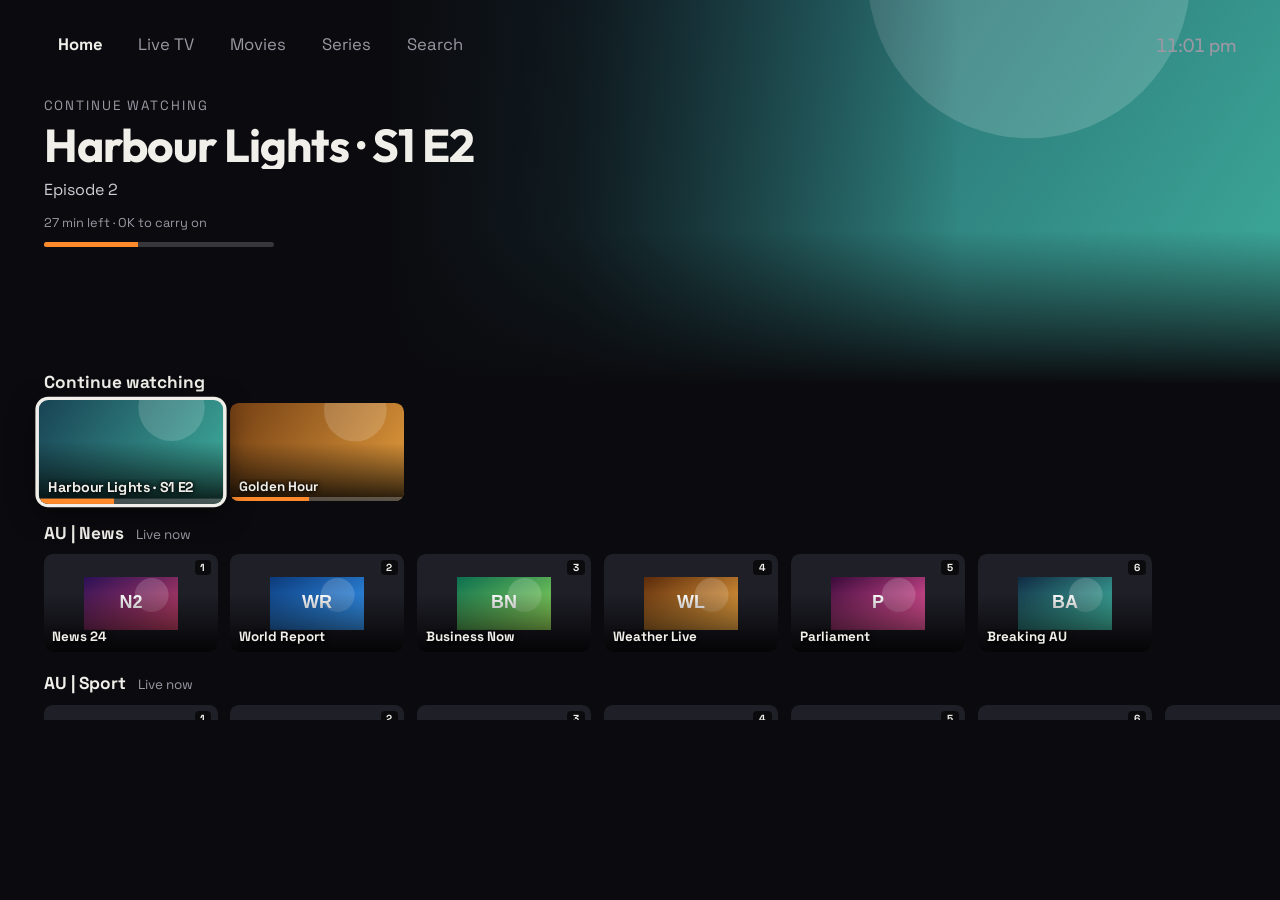
<file: iptv/app/src/main/assets/index.html>
<!doctype html>
<html lang="en">
<head>
<meta charset="utf-8">
<meta name="viewport" content="width=device-width, initial-scale=1">
<title>My TV</title>
<link rel="stylesheet" href="app.css">
</head>
<body>
<div class="tv" id="tv">

  <!-- Browse: hero on top, rows underneath -->
  <div class="hero" id="hero">
    <div class="hero-art" id="hero-art"></div>
    <div class="hero-shade"></div>
    <div class="hero-text">
      <div class="eyebrow" id="hero-eyebrow"></div>
      <h1 id="hero-title">My TV</h1>
      <p class="hero-sub" id="hero-sub"></p>
      <div class="hero-hint" id="hero-hint"></div>
    </div>
  </div>

  <nav class="tabs" id="tabs">
    <button data-tab="home">Home</button>
    <button data-tab="live">Live TV</button>
    <button data-tab="movies">Movies</button>
    <button data-tab="series">Series</button>
    <button data-tab="search">Search</button>
  </nav>
  <div class="clock" id="clock"></div>

  <div class="rows" id="rows"><div class="rows-track" id="rows-track"></div></div>
  <div class="status" id="status" hidden></div>

  <!-- Sign in -->
  <section class="layer login" id="login" hidden>
    <div class="login-card">
      <h2>Sign in to your IPTV provider</h2>
      <p>Use the details from your provider's welcome email. You can paste the whole M3U link into Server and the username and password are filled in for you.</p>
      <label for="f-server">Server</label>
      <input id="f-server" data-nav type="url" autocomplete="off" spellcheck="false" placeholder="http://example.host:8080">
      <label for="f-user">Username</label>
      <input id="f-user" data-nav type="text" autocomplete="off" spellcheck="false">
      <label for="f-pass">Password</label>
      <input id="f-pass" data-nav type="text" autocomplete="off" spellcheck="false">
      <div class="login-error" id="login-error" hidden></div>
      <button class="btn primary" data-nav id="f-go">Sign in</button>
    </div>
  </section>

  <!-- Movie or series details -->
  <section class="layer details" id="details" hidden>
    <div class="details-art" id="d-art"></div>
    <div class="details-shade"></div>
    <div class="details-body">
      <div class="eyebrow" id="d-eyebrow"></div>
      <h2 id="d-title"></h2>
      <p class="d-meta" id="d-meta"></p>
      <p class="d-plot" id="d-plot"></p>
      <div class="d-actions" id="d-actions"></div>
      <div class="d-episodes" id="d-episodes"></div>
    </div>
  </section>

  <!-- Search -->
  <section class="layer search" id="search" hidden>
    <div class="search-bar">
      <input id="q" data-nav type="search" autocomplete="off" spellcheck="false" placeholder="Search channels, movies and series">
    </div>
    <div class="search-note" id="search-note"></div>
    <div class="search-results" id="search-results"></div>
  </section>

  <!-- Menu -->
  <section class="layer menu" id="menu" hidden>
    <div class="menu-card">
      <h2>My TV</h2>
      <p id="menu-account"></p>
      <button class="btn" data-nav id="m-reload">Reload channels</button>
      <button class="btn" data-nav id="m-signout">Sign out</button>
      <button class="btn" data-nav id="m-close">Close</button>
      <p class="menu-version" id="menu-version"></p>
    </div>
  </section>

  <div class="toast" id="toast" hidden></div>
</div>
<script src="app.js"></script>
</body>
</html>
</file>
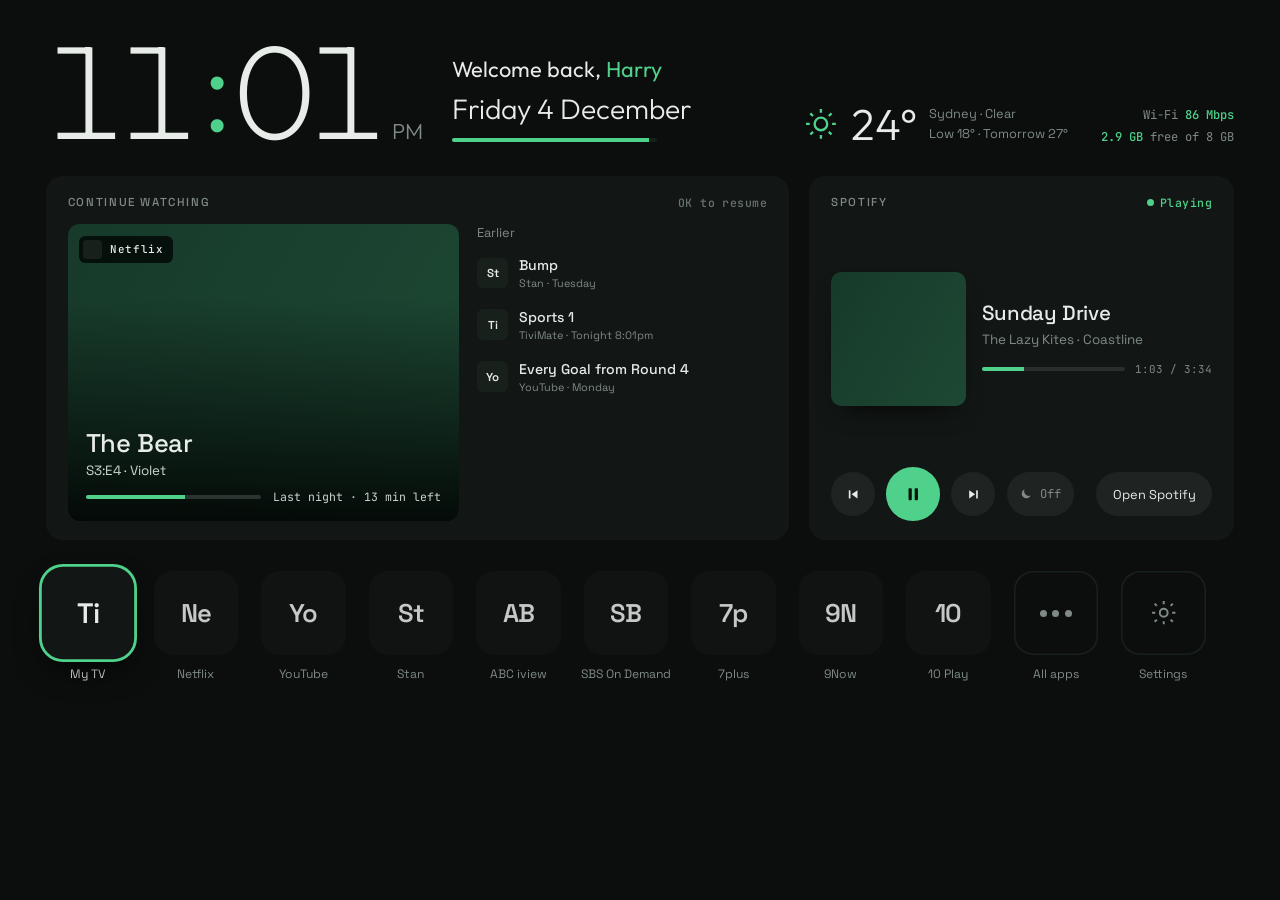
<file: launcher/app/src/main/assets/index.html>
<!doctype html>
<html lang="en">
<head>
<meta charset="utf-8">
<meta name="viewport" content="width=device-width, initial-scale=1">
<title>Command Centre</title>
<link rel="stylesheet" href="app.css">
</head>
<body>
<div class="tv" id="tv">
  <div class="cc" id="home">
    <header class="top">
      <div class="clock">
        <div class="time" id="time">--<span class="colon">:</span>--</div>
        <div class="when">
          <span class="greet" id="greet"></span>
          <span class="date" id="date"></span>
          <span class="dayline"><i id="day"></i></span>
        </div>
      </div>
      <div class="side">
        <button class="wx f" id="wx" data-nav>
          <span id="wx-icon"></span>
          <span class="t" id="wx-t">--°</span>
          <span class="d"><span id="wx-l1">Loading weather</span><span id="wx-l2"></span></span>
        </button>
        <div class="sysline"><span id="sys-net"></span><span id="sys-disk"></span></div>
      </div>
    </header>

    <div class="mid">
      <section class="panel">
        <h3>Continue watching <em id="watch-em"></em></h3>
        <div class="live">
          <button class="hero" id="hero" data-nav>
            <span class="hero-bg" id="hero-bg"><span class="feed"></span></span>
            <span class="badge" id="hero-badge"></span>
            <span class="hero-body">
              <b id="hero-title">Loading…</b>
              <span class="hero-sub" id="hero-sub"></span>
              <span class="hero-foot"><span class="progress" id="hero-prog-wrap"><i id="hero-prog"></i></span><span class="hero-when" id="hero-when"></span></span>
            </span>
          </button>
          <div class="recent">
            <h4 id="earlier-h">Earlier</h4>
            <div class="recent-list" id="recents"></div>
          </div>
        </div>
      </section>

      <section class="panel spot" id="spot">
        <h3>Spotify <em id="spot-em"></em></h3>
        <div class="np">
          <div class="np-art" id="spot-art"><span class="feed"></span></div>
          <div class="np-meta">
            <b id="spot-title">Nothing playing</b>
            <span class="np-artist" id="spot-artist"></span>
            <div class="np-bar" id="spot-bar" hidden><span class="progress"><i id="spot-prog"></i></span><span class="np-time" id="spot-time"></span></div>
          </div>
        </div>
        <div class="np-ctl">
          <button class="ctl" data-nav data-spot="prev" aria-label="Previous track" id="spot-prev"></button>
          <button class="ctl play" data-nav data-spot="toggle" aria-label="Play" id="spot-toggle"></button>
          <button class="ctl" data-nav data-spot="next" aria-label="Next track" id="spot-next"></button>
          <button class="ctl sleep" data-nav data-spot="sleep" id="spot-sleep" aria-label="Sleep timer"></button>
          <button class="ctl open" data-nav data-spot="open" id="spot-open">Open Spotify</button>
        </div>
      </section>
    </div>

    <div class="apps" id="apps"></div>
  </div>

  <!-- All apps -->
  <div class="layer" id="all" hidden>
    <div class="layer-head"><h2>All apps</h2><span>OK opens · Menu ☰ adds to or removes from the row · Back closes</span></div>
    <div class="grid" id="all-grid"></div>
  </div>

  <!-- Pick the IPTV app -->
  <div class="layer" id="picker" hidden>
    <div class="layer-head"><h2>Which app is your IPTV?</h2><span>This is what the My TV tile opens</span></div>
    <div class="grid" id="picker-grid"></div>
  </div>

  <!-- Settings -->
  <div class="layer sheet" id="settings" hidden>
    <div class="layer-head"><h2>Settings</h2><span id="version"></span></div>
    <div class="rows">
      <div class="row"><span class="lab">Your name</span>
        <div class="seg">
          <input id="name" data-nav type="text" autocomplete="off" spellcheck="false" placeholder="Your name">
          <button data-nav id="name-save">Save</button>
        </div>
      </div>
      <div class="row"><span class="lab">Clock</span>
        <div class="seg" data-opt="hour24">
          <button data-nav data-val="false">12-hour</button>
          <button data-nav data-val="true">24-hour</button>
        </div>
      </div>
      <div class="row"><span class="lab">Weather location</span>
        <div class="seg">
          <input id="city" data-nav type="text" autocomplete="off" spellcheck="false" placeholder="Type a city">
          <button data-nav id="city-save">Save</button>
        </div>
      </div>
      <div class="row"><span class="lab">My TV opens</span>
        <div class="seg"><button data-nav id="pick-iptv">Choose app</button></div>
      </div>
      <div class="row"><span class="lab">Volume</span>
        <div class="seg">
          <button data-nav id="vol-down" aria-label="Volume down">−</button>
          <span class="state" id="vol-state"></span>
          <button data-nav id="vol-up" aria-label="Volume up">+</button>
        </div>
      </div>
      <div class="row"><span class="lab">Fire TV</span>
        <div class="seg" id="sys-links">
          <button data-nav data-sys="network">Wi-Fi &amp; network</button>
          <button data-nav data-sys="display">Display</button>
          <button data-nav data-sys="sound">Sound</button>
          <button data-nav data-sys="screensaver">Screensaver</button>
          <button data-nav data-sys="bluetooth">Remotes &amp; Bluetooth</button>
          <button data-nav data-sys="apps">Applications</button>
          <button data-nav data-sys="storage">Storage</button>
          <button data-nav data-sys="accessibility">Accessibility</button>
          <button data-nav data-sys="date">Date &amp; time</button>
          <button data-nav data-sys="language">Language</button>
          <button data-nav data-sys="privacy">Privacy</button>
          <button data-nav data-sys="about">About this Fire TV</button>
          <button data-nav data-sys="developer">Developer options</button>
          <button data-nav id="fire-settings">All Fire TV settings</button>
        </div>
      </div>
      <div class="row"><span class="lab">Home button</span>
        <div class="seg">
          <span class="state" id="home-state"></span>
          <button data-nav id="home-setup">Set up</button>
        </div>
      </div>
      <div class="row"><span class="lab">More</span>
        <div class="seg">
          <button data-nav id="amazon-home">Amazon home for 5 min</button>
          <button data-nav id="reset-apps">Reset app row</button>
        </div>
      </div>
    </div>
    <p class="hint" id="home-hint">To make the remote's Home button open this screen: choose Set up, then turn on “Command Centre Home button” in Accessibility.</p>
  </div>

  <!-- Options for an app in the row -->
  <div class="layer menu" id="actions" hidden>
    <h2 id="actions-title">App</h2>
    <div class="menu-btns">
      <button data-nav data-act="left">Move left</button>
      <button data-nav data-act="right">Move right</button>
      <button data-nav data-act="unpin">Remove from row</button>
      <button data-nav data-act="close">Cancel</button>
    </div>
  </div>

  <div class="toast" id="toast" role="status" aria-live="polite"></div>
</div>
<script src="app.js"></script>
</body>
</html>
</file>
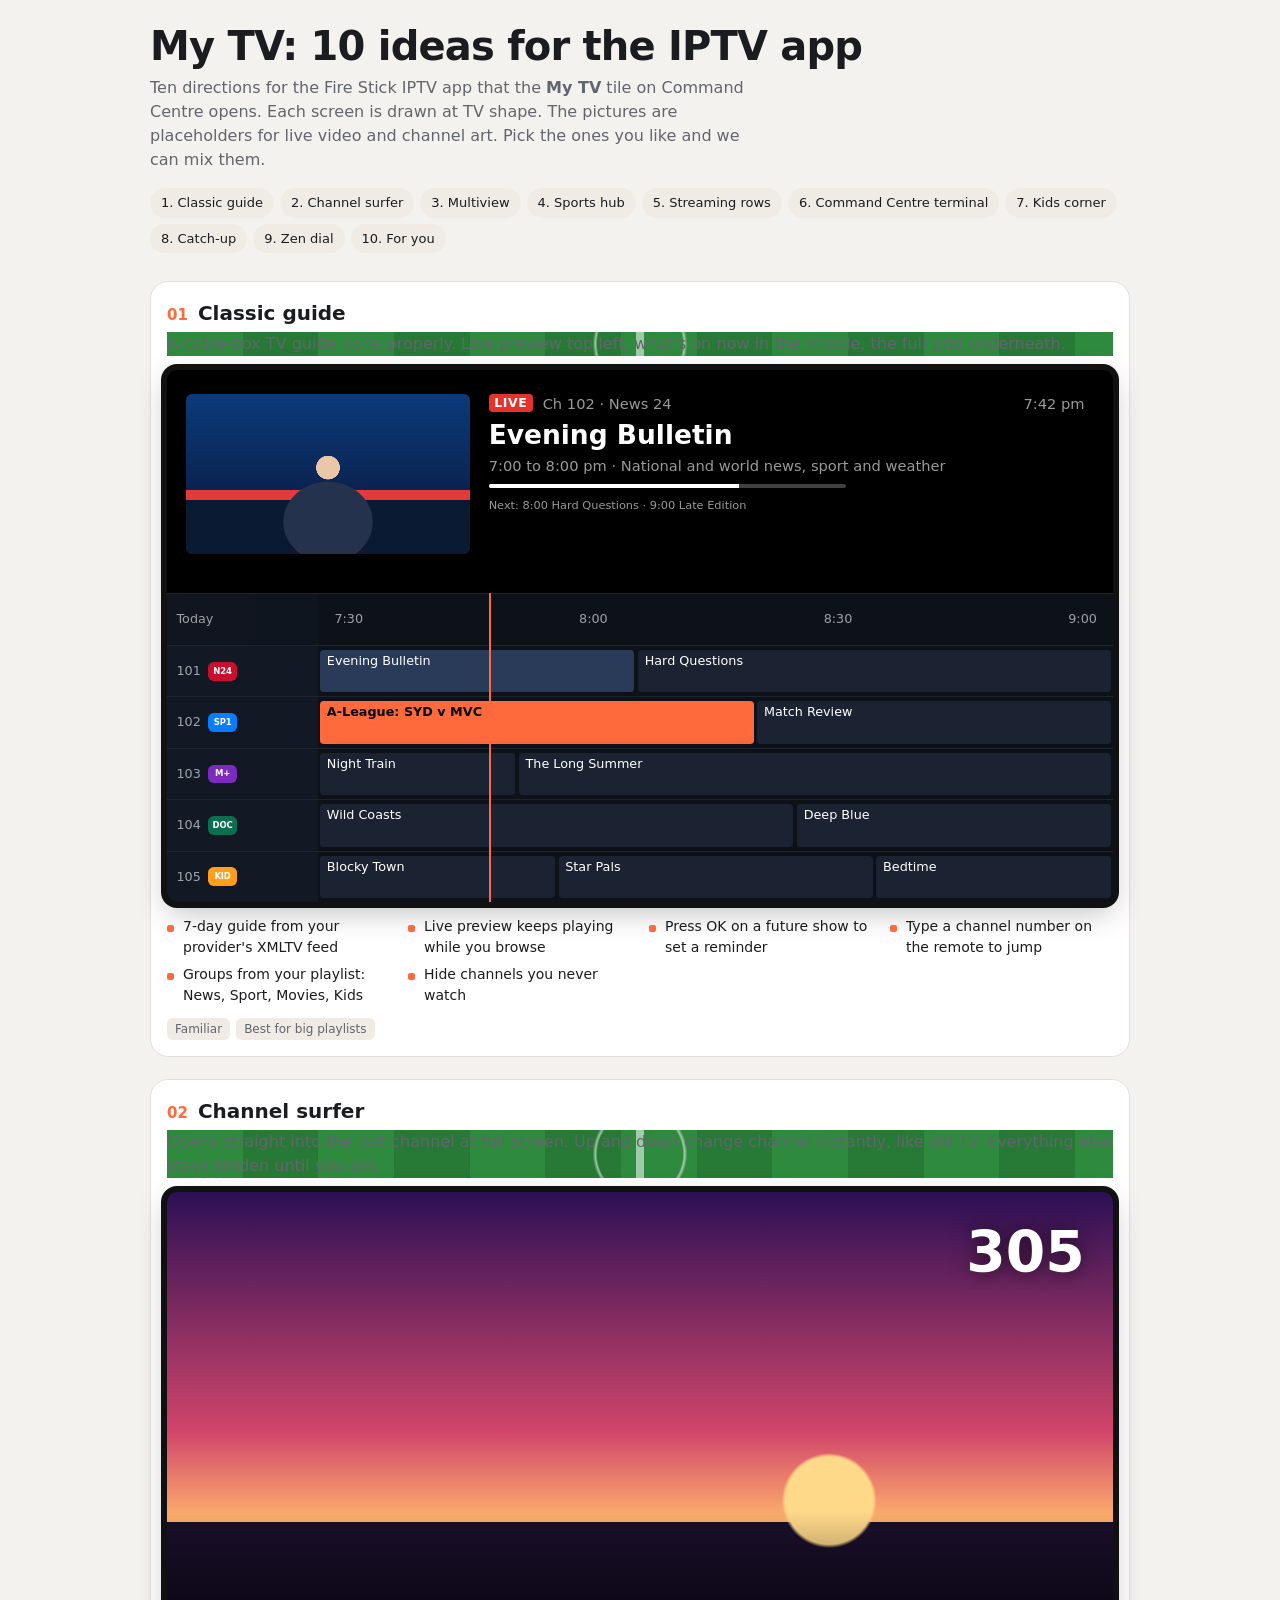
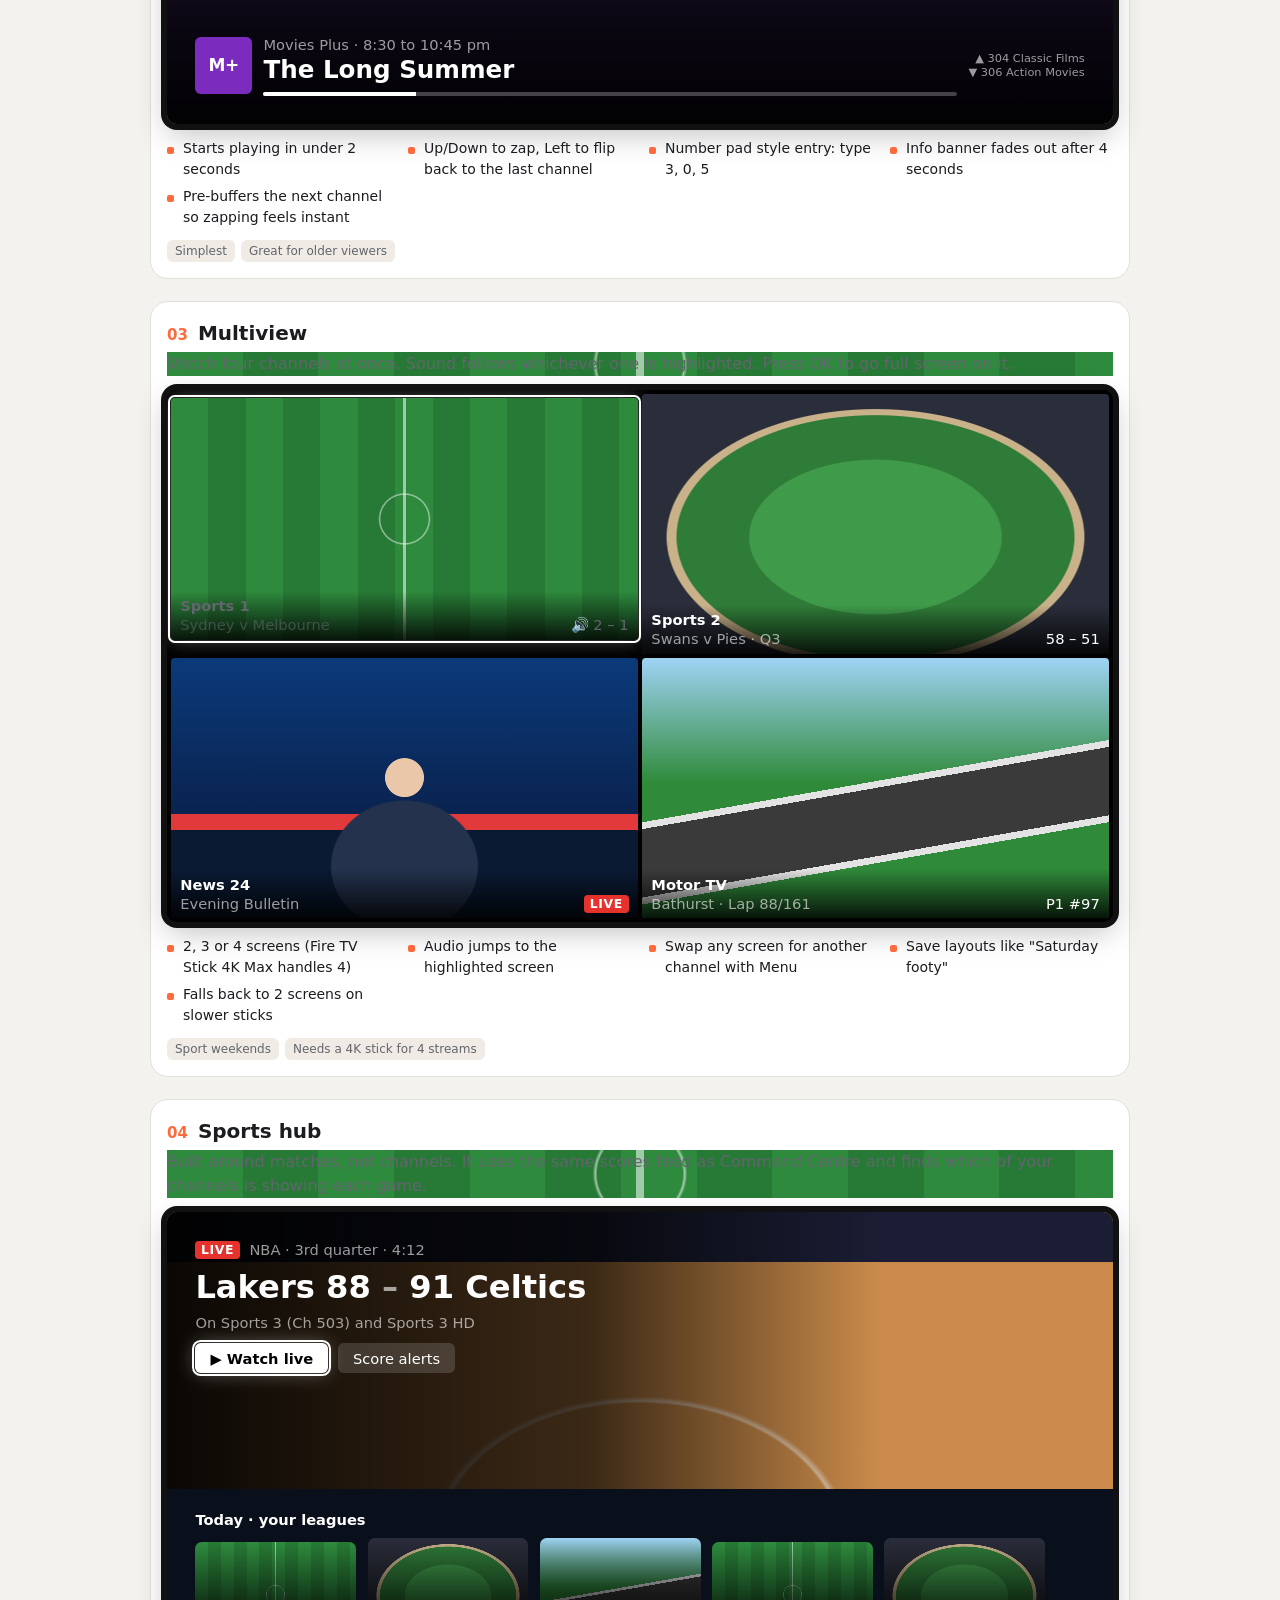
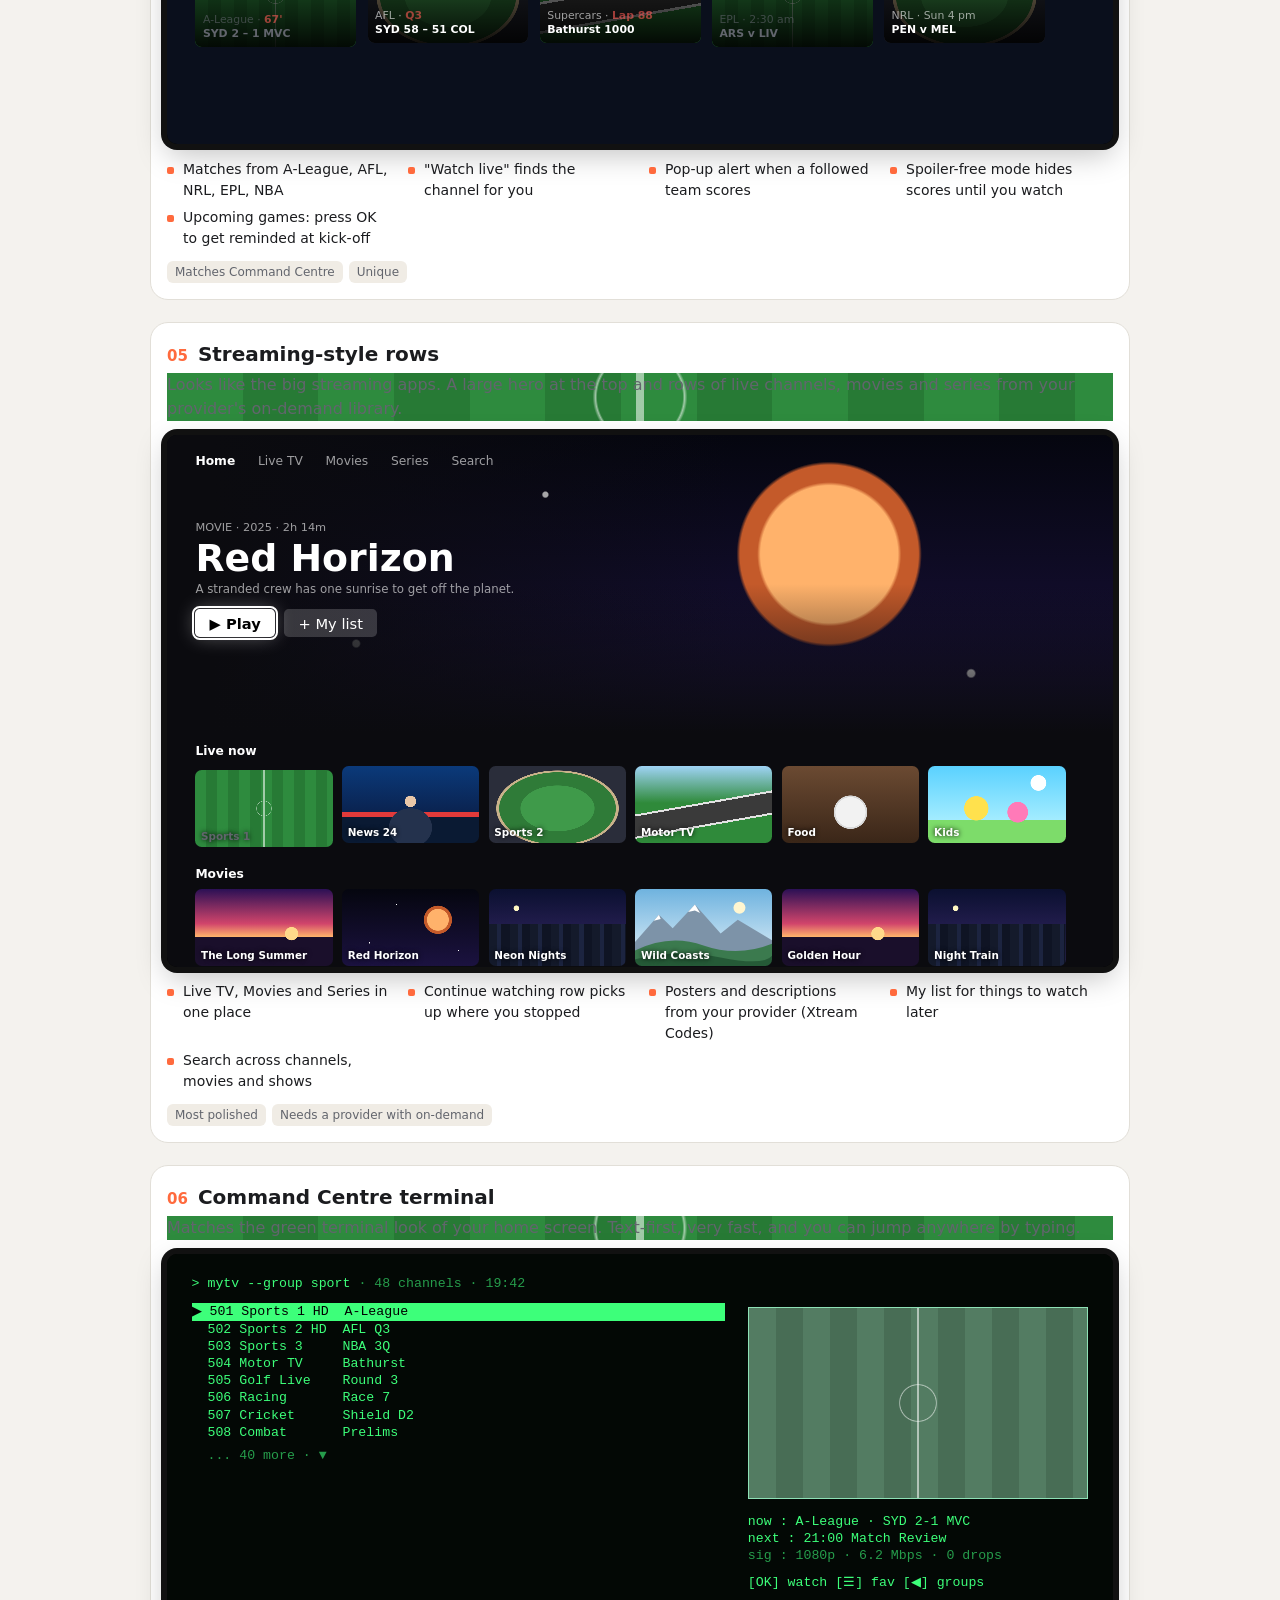
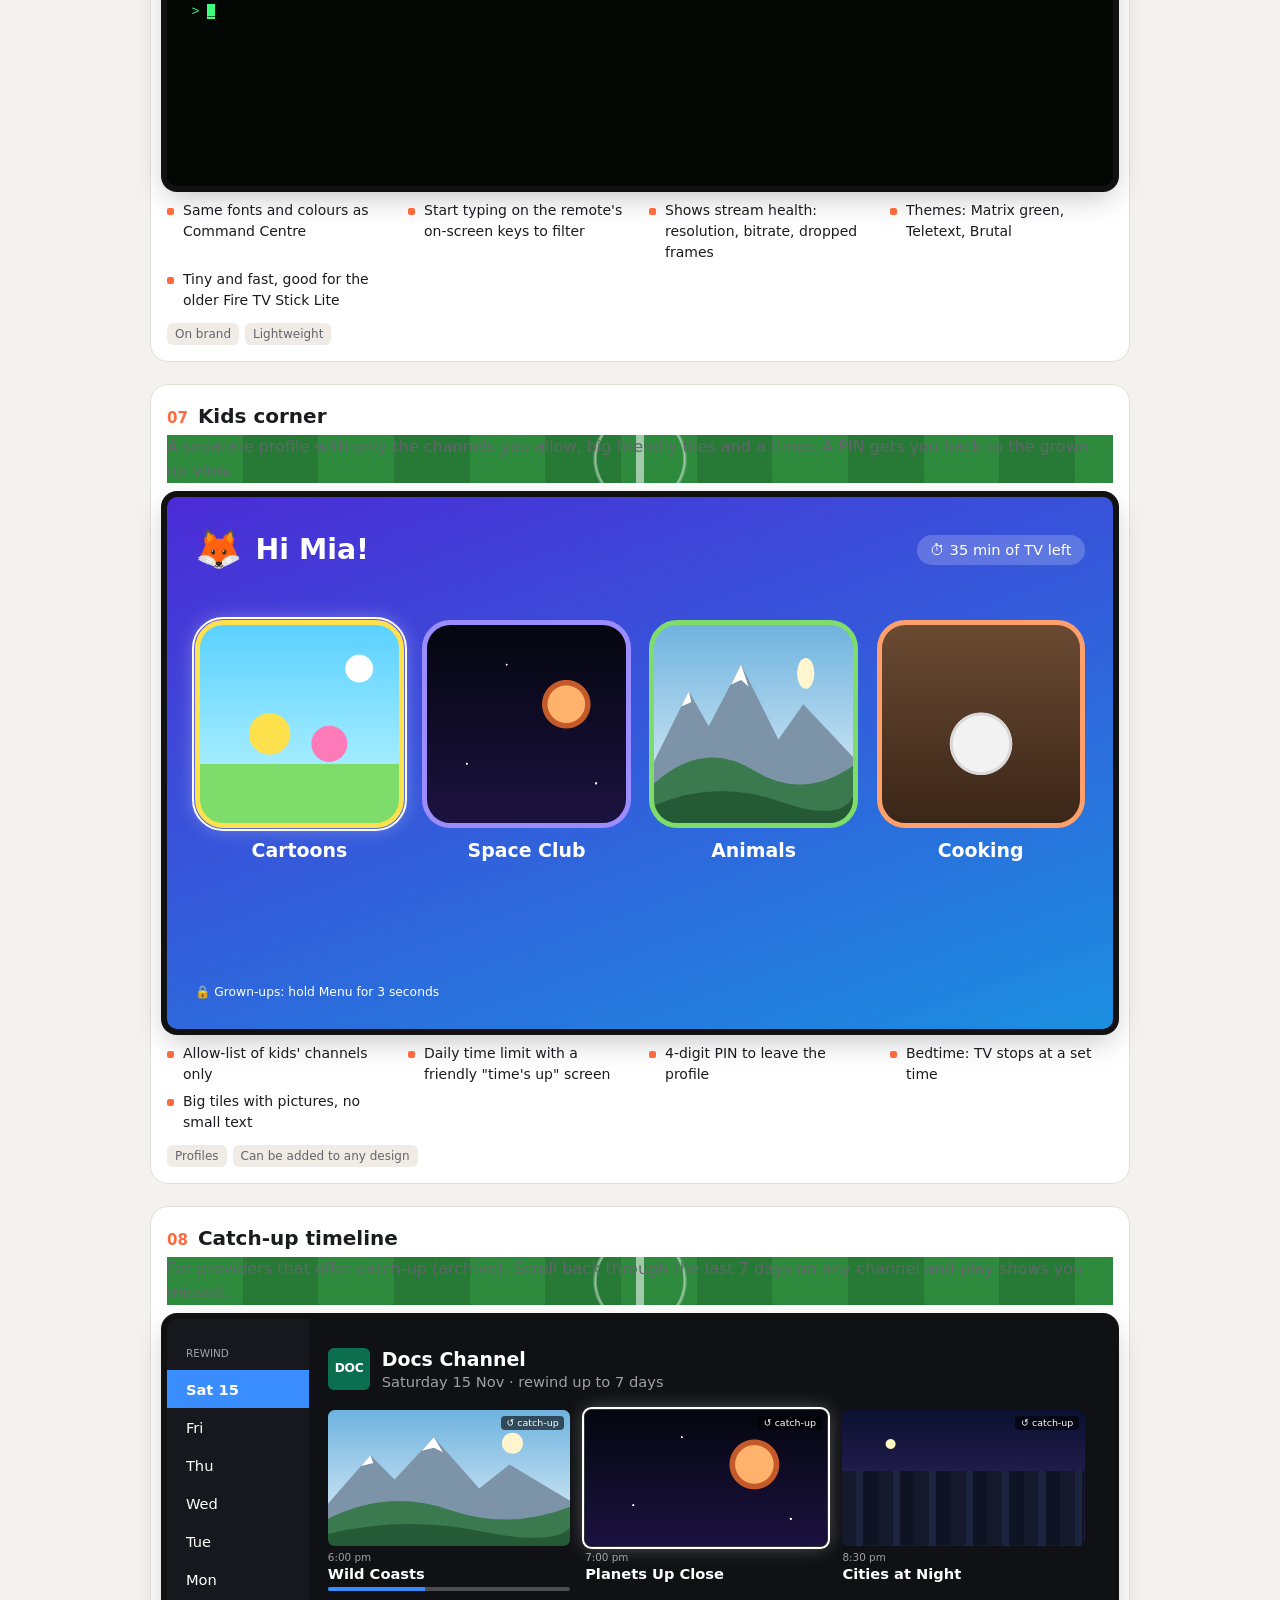
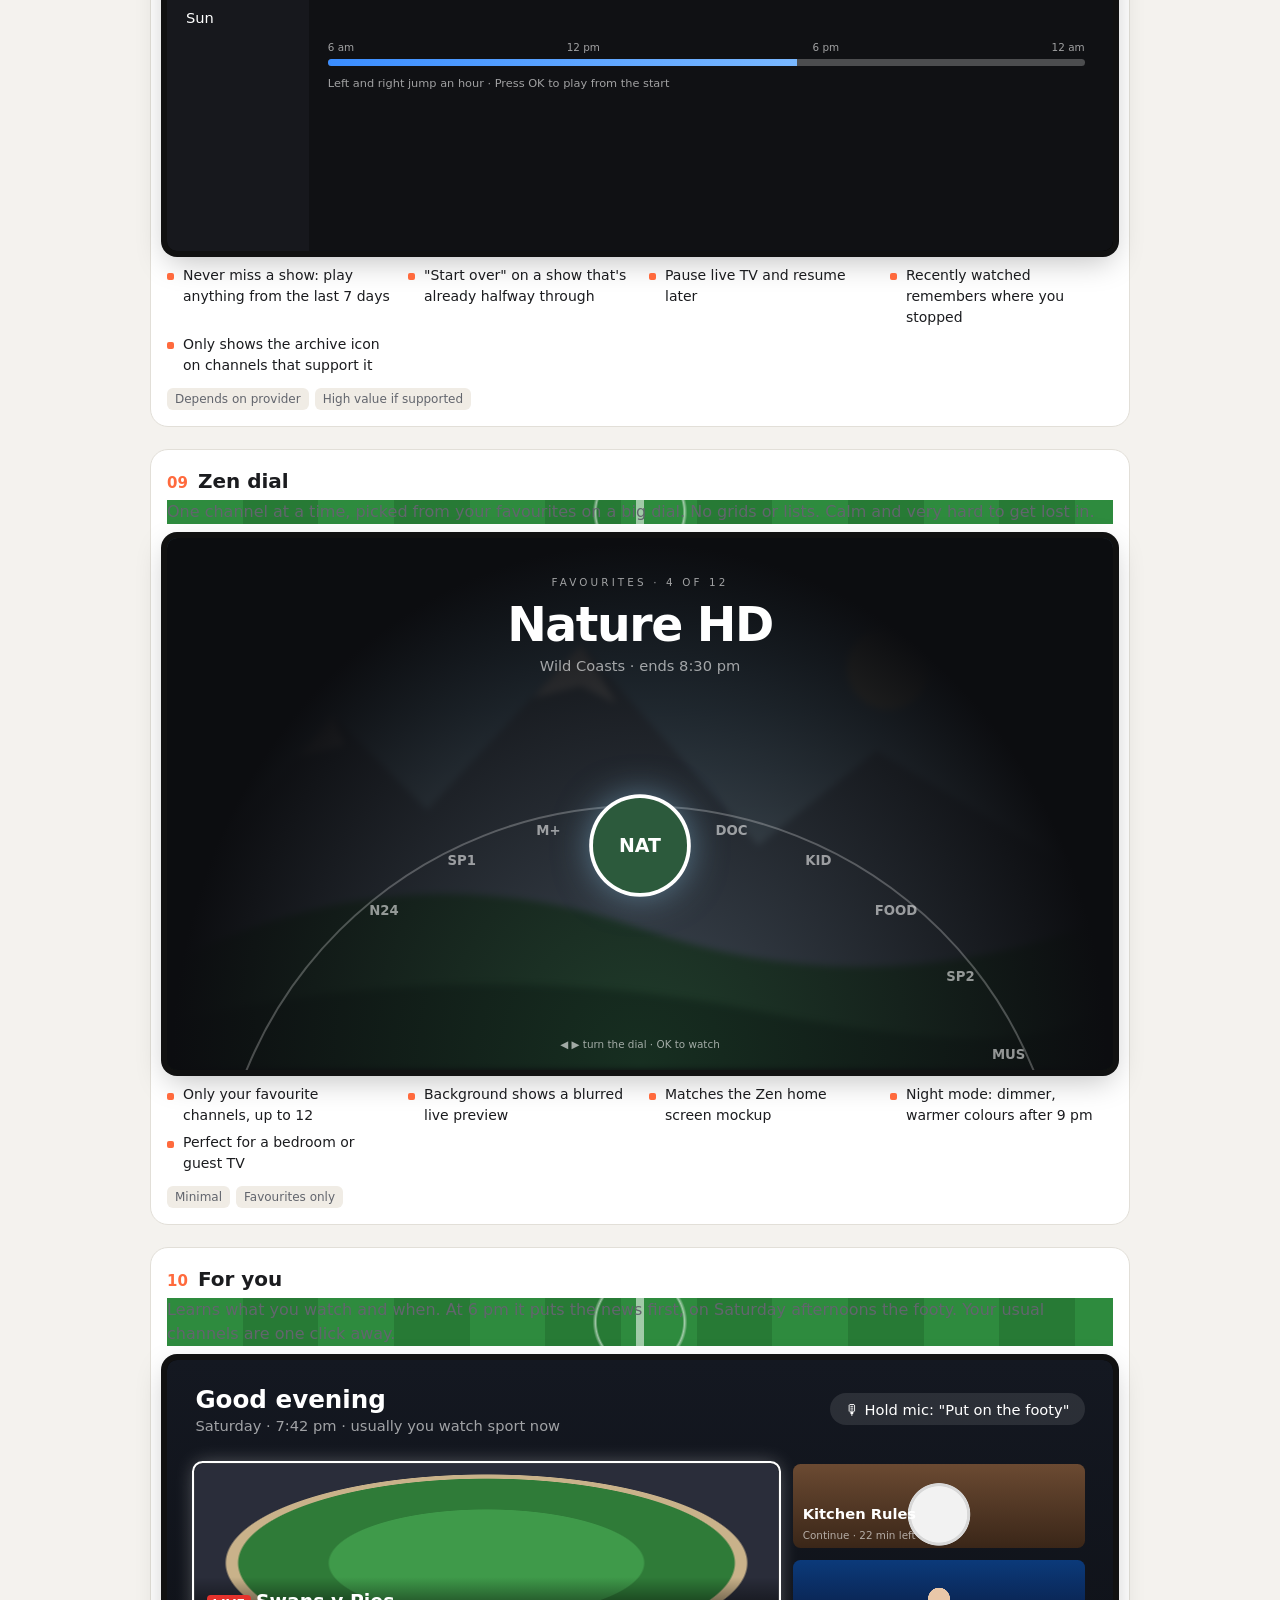
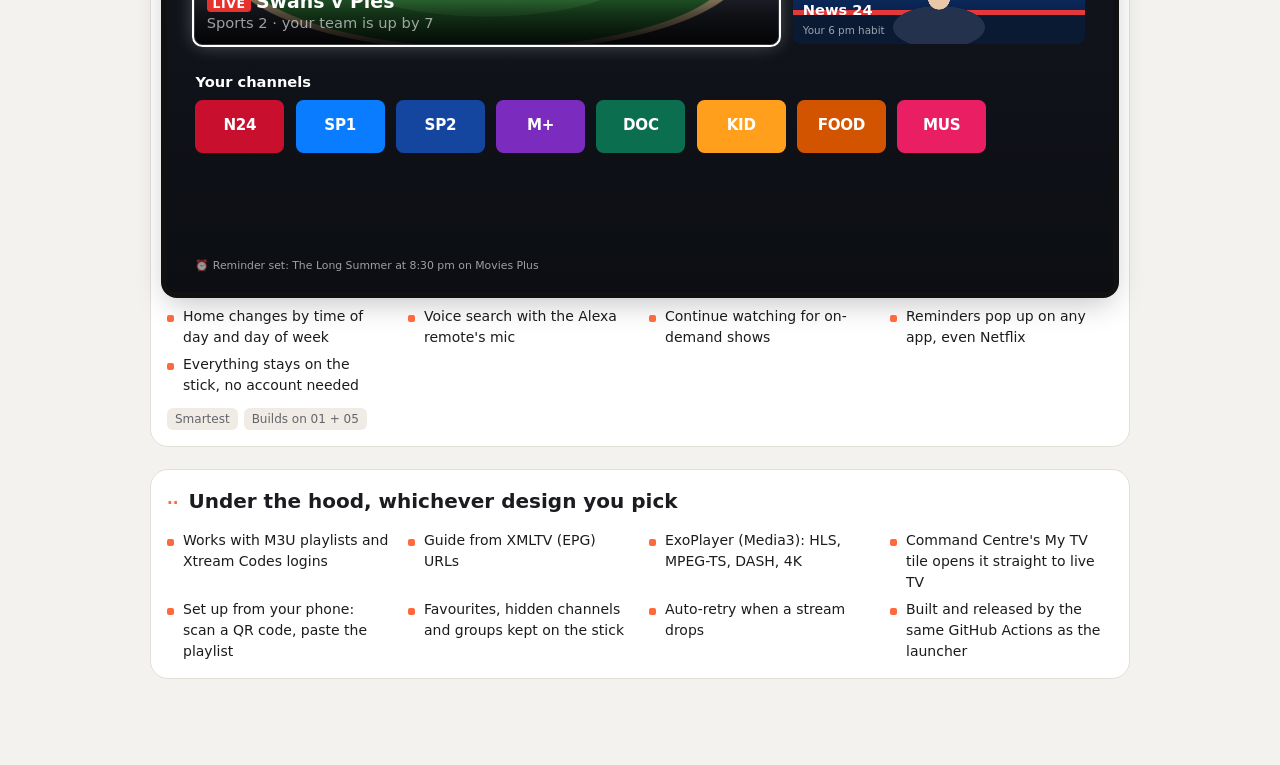
<file: mockups/iptv-concepts.html>
<!doctype html>
<html lang="en">
<head>
<meta charset="utf-8">
<meta name="viewport" content="width=device-width, initial-scale=1">
<title>My TV Concepts</title>
<style>
:root{
  --bg:#f4f2ee; --card:#ffffff; --ink:#1b1c1f; --muted:#62656d; --line:#e2dfd8; --accent:#ff6a3d; --chip:#f0ece5;
}
@media (prefers-color-scheme: dark){
  :root:not([data-theme="light"]){ --bg:#0e0f12; --card:#17191d; --ink:#eceae6; --muted:#9a9ca3; --line:#2a2d33; --accent:#ff8a5c; --chip:#22252b; }
}
:root[data-theme="dark"]{ --bg:#0e0f12; --card:#17191d; --ink:#eceae6; --muted:#9a9ca3; --line:#2a2d33; --accent:#ff8a5c; --chip:#22252b; }

*{box-sizing:border-box;margin:0;padding:0}
body{background:var(--bg);color:var(--ink);font:16px/1.5 system-ui,-apple-system,"Segoe UI",Roboto,sans-serif;padding:24px 16px 64px}
.wrap{max-width:980px;margin:0 auto}
header.top{margin-bottom:28px}
header.top h1{font-size:clamp(26px,6vw,40px);line-height:1.1;letter-spacing:-.02em}
header.top p{color:var(--muted);margin-top:8px;max-width:60ch}
nav.toc{display:flex;flex-wrap:wrap;gap:6px;margin-top:16px}
nav.toc a{font-size:13px;text-decoration:none;color:var(--ink);background:var(--chip);border-radius:99px;padding:5px 11px}
.concept{background:var(--card);border:1px solid var(--line);border-radius:18px;padding:16px;margin-bottom:22px}
.concept h2{font-size:20px;display:flex;gap:10px;align-items:baseline}
.concept h2 .n{color:var(--accent);font-variant-numeric:tabular-nums;font-size:15px}
.concept .pitch{color:var(--muted);margin:4px 0 14px}
.feat{display:grid;grid-template-columns:repeat(auto-fit,minmax(220px,1fr));gap:6px 18px;margin-top:14px;list-style:none}
.feat li{font-size:14px;padding-left:16px;position:relative}
.feat li::before{content:"";position:absolute;left:0;top:.6em;width:7px;height:7px;border-radius:2px;background:var(--accent)}
.tags{display:flex;gap:6px;flex-wrap:wrap;margin-top:12px}
.tags span{font-size:12px;background:var(--chip);border-radius:6px;padding:2px 8px;color:var(--muted)}

/* ---------- TV frame: everything inside scales with its width ---------- */
.tv{container-type:inline-size;aspect-ratio:16/9;border-radius:10px;overflow:hidden;position:relative;background:#000;color:#fff;box-shadow:0 0 0 6px #111,0 10px 30px rgba(0,0,0,.25)}
.tv .s{position:absolute;inset:0;font-size:1.55cqw;line-height:1.3;font-family:system-ui,sans-serif}
.abs{position:absolute}
.row{display:flex}
.b{font-weight:700}
.dim{opacity:.6}
.foc{outline:.3cqw solid #fff;outline-offset:.15cqw;box-shadow:0 0 2cqw rgba(255,255,255,.35)}

/* ---------- scene "images" (drawn, no external files) ---------- */
.sc{background-size:cover;background-position:center}
.pitch{background:
  radial-gradient(circle at 50% 50%,transparent 9%,rgba(255,255,255,.55) 9.4%,transparent 10%),
  linear-gradient(90deg,transparent 49.6%,rgba(255,255,255,.55) 49.6% 50.4%,transparent 50.4%),
  repeating-linear-gradient(90deg,#2e8b3e 0 8%,#277a35 8% 16%)}
.court{background:
  radial-gradient(ellipse at 50% 120%,transparent 30%,rgba(255,255,255,.5) 30.5%,transparent 31.5%),
  linear-gradient(180deg,#1a1d33 0 18%,#c98a4a 18%),
  repeating-linear-gradient(90deg,#c98a4a 0 3%,#bd7f42 3% 6%)}
.oval{background:
  radial-gradient(ellipse at 50% 55%,#3f9a4a 0 38%,#2f7b38 38.5% 60%,#c9b28a 60.5% 63%,#2a2d3a 63.5%)}
.news{background:
  radial-gradient(circle at 50% 46%,#e9c7a8 0 7%,transparent 7.3%),
  radial-gradient(ellipse at 50% 80%,#24324d 0 22%,transparent 22.5%),
  linear-gradient(180deg,#0b3a7a,#0a2350 60%,#e23a3a 60% 66%,#0a1a33 66%)}
.film{background:
  radial-gradient(circle at 70% 58%,#ffd98a 0 6%,transparent 6.5%),
  linear-gradient(180deg,transparent 62%,#1a0f2b 62%),
  linear-gradient(180deg,#2b1055,#d1456b 45%,#ffb36b 62%)}
.nature{background:url("data:image/svg+xml,%3Csvg xmlns='http://www.w3.org/2000/svg' viewBox='0 0 160 90' preserveAspectRatio='none'%3E%3Cdefs%3E%3ClinearGradient id='s' x1='0' y1='0' x2='0' y2='1'%3E%3Cstop offset='0' stop-color='%236fb3df'/%3E%3Cstop offset='1' stop-color='%23e7f3f9'/%3E%3C/linearGradient%3E%3C/defs%3E%3Crect width='160' height='90' fill='url(%23s)'/%3E%3Ccircle cx='122' cy='22' r='7' fill='%23fff6d0'/%3E%3Cpath d='M0 62 L28 30 L44 46 L70 18 L100 52 L120 36 L160 60 V90 H0Z' fill='%237d93a8'/%3E%3Cpath d='M70 18 L62 27 L70 25 L76 28Z M28 30 L22 37 L30 35Z' fill='%23fff'/%3E%3Cpath d='M0 72 Q40 52 80 66 T160 64 V90 H0Z' fill='%233b7a4e'/%3E%3Cpath d='M0 82 Q50 70 100 80 T160 78 V90 H0Z' fill='%23255a37'/%3E%3C/svg%3E") center/cover}
.city{background:
  repeating-linear-gradient(90deg,#141a2b 0 6%,#1c2440 6% 9%,#0f1424 9% 15%) bottom/100% 55% no-repeat,
  radial-gradient(circle at 20% 25%,#fff7c2 0 2%,transparent 2.5%),
  linear-gradient(180deg,#0b1030,#3a2a6b)}
.toon{background:
  radial-gradient(circle at 35% 55%,#ffe14d 0 12%,transparent 12.5%),
  radial-gradient(circle at 65% 60%,#ff7ab8 0 10%,transparent 10.5%),
  radial-gradient(circle at 80% 22%,#fff 0 6%,transparent 6.5%),
  linear-gradient(180deg,#5ad1ff,#a3ecff 70%,#7ddc6a 70%)}
.cook{background:
  radial-gradient(circle at 50% 60%,#f2f2f2 0 18%,#d8d8d8 18.5% 20%,transparent 20.5%),
  radial-gradient(circle at 45% 57%,#e05a2b 0 6%,transparent 6.5%),
  radial-gradient(circle at 56% 63%,#7cbf4a 0 5%,transparent 5.5%),
  linear-gradient(180deg,#6b4a32,#3a2618)}
.space{background:
  radial-gradient(circle at 70% 40%,#ffb26b 0 10%,#c45a2a 10.5% 13%,transparent 13.5%),
  radial-gradient(circle at 20% 70%,#fff 0 .4%,transparent .6%),
  radial-gradient(circle at 40% 20%,#fff 0 .4%,transparent .6%),
  radial-gradient(circle at 85% 80%,#fff 0 .4%,transparent .6%),
  linear-gradient(180deg,#05060f,#1b1240)}
.race{background:
  linear-gradient(170deg,transparent 48%,#e3e3e3 48% 50%,#3a3a3a 50% 70%,#e3e3e3 70% 72%,#2f8a3a 72%),
  linear-gradient(180deg,#9fd3f5,#2f8a3a 48%)}

/* ---------- shared bits ---------- */
.logo{display:inline-grid;place-items:center;border-radius:.6cqw;font-weight:800;letter-spacing:-.02em;color:#fff}
.bar{height:.45cqw;background:rgba(255,255,255,.25);border-radius:1cqw;overflow:hidden}
.bar i{display:block;height:100%;background:#fff}
.live{background:#e5322d;color:#fff;font-weight:800;font-size:.85em;padding:.1cqw .6cqw;border-radius:.4cqw;letter-spacing:.05em}
.shade-b{background:linear-gradient(0deg,rgba(0,0,0,.92),rgba(0,0,0,.6) 45%,transparent)}
.shade-l{background:linear-gradient(90deg,rgba(0,0,0,.95),rgba(0,0,0,.7) 45%,transparent 75%)}

/* 1 guide */
.g-grid{left:0;right:0;bottom:0;top:42%;background:#0d1118;font-size:1.35cqw}
.g-row{display:grid;grid-template-columns:16cqw 1fr;height:calc(100%/6);border-top:1px solid #1d2430}
.g-ch{display:flex;align-items:center;gap:.8cqw;padding:0 1cqw;background:#121824}
.g-pr{position:relative}
.g-pr span{position:absolute;top:8%;bottom:8%;background:#1b2332;border-radius:.4cqw;padding:.3cqw .7cqw;overflow:hidden;white-space:nowrap;text-overflow:ellipsis}
.g-pr span.on{background:#2a3b5a}
.g-pr span.f{background:#ff6a3d;color:#000;font-weight:700}
.g-now{position:absolute;top:0;bottom:0;width:.2cqw;background:#ff6a3d;z-index:2}

/* 3 multiview */
.mv{inset:0;display:grid;grid-template-columns:1fr 1fr;grid-template-rows:1fr 1fr;gap:.4cqw;background:#000;padding:.4cqw}
.mv>div{position:relative;border-radius:.4cqw;overflow:hidden}
.mv .cap{position:absolute;left:0;right:0;bottom:0;padding:.6cqw 1cqw;background:linear-gradient(0deg,rgba(0,0,0,.85),transparent);display:flex;justify-content:space-between;align-items:end}

/* 5 rows */
.tile{border-radius:.7cqw;overflow:hidden;position:relative;flex:none}
.tile .t{position:absolute;left:.6cqw;bottom:.4cqw;font-size:1.1cqw;font-weight:700;text-shadow:0 0 .6cqw #000}

/* 6 terminal */
.term{inset:0;background:#030805;color:#3dff7a;font-family:ui-monospace,"JetBrains Mono",Menlo,monospace;padding:2.2cqw 2.6cqw;font-size:1.4cqw}
.term .hl{background:#3dff7a;color:#000}

/* 9 dial */
.dial{position:absolute;left:50%;bottom:-62cqw;width:90cqw;height:90cqw;margin-left:-45cqw;border-radius:50%;border:.25cqw solid rgba(255,255,255,.25)}
.dial b{position:absolute;left:50%;top:50%;transform-origin:0 0}
</style>
</head>
<body>
<div class="wrap">
<header class="top">
  <h1>My TV: 10 ideas for the IPTV app</h1>
  <p>Ten directions for the Fire Stick IPTV app that the <b>My TV</b> tile on Command Centre opens. Each screen is drawn at TV shape. The pictures are placeholders for live video and channel art. Pick the ones you like and we can mix them.</p>
  <nav class="toc" id="toc"></nav>
</header>

<!-- 1 -->
<section class="concept" id="c1" data-t="Classic guide">
  <h2><span class="n">01</span>Classic guide</h2>
  <p class="pitch">A cable-box TV guide done properly. Live preview top left, what's on now in the middle, the full grid underneath.</p>
  <div class="tv"><div class="s">
    <div class="abs sc news" style="left:2cqw;top:2.5cqw;width:30cqw;height:17cqw;border-radius:.6cqw"></div>
    <div class="abs" style="left:34cqw;top:2.5cqw;right:3cqw">
      <div class="row" style="gap:1cqw;align-items:center"><span class="live">LIVE</span><span class="dim">Ch 102 · News 24</span><span class="dim" style="margin-left:auto">7:42 pm</span></div>
      <div class="b" style="font-size:2.8cqw;margin-top:.6cqw">Evening Bulletin</div>
      <div class="dim" style="margin:.3cqw 0 1cqw">7:00 to 8:00 pm · National and world news, sport and weather</div>
      <div class="bar" style="width:60%"><i style="width:70%"></i></div>
      <div class="dim" style="margin-top:1cqw;font-size:1.2cqw">Next: 8:00 Hard Questions · 9:00 Late Edition</div>
    </div>
    <div class="abs g-grid" id="guide"></div>
  </div></div>
  <ul class="feat">
    <li>7-day guide from your provider's XMLTV feed</li>
    <li>Live preview keeps playing while you browse</li>
    <li>Press OK on a future show to set a reminder</li>
    <li>Type a channel number on the remote to jump</li>
    <li>Groups from your playlist: News, Sport, Movies, Kids</li>
    <li>Hide channels you never watch</li>
  </ul>
  <div class="tags"><span>Familiar</span><span>Best for big playlists</span></div>
</section>

<!-- 2 -->
<section class="concept" id="c2" data-t="Channel surfer">
  <h2><span class="n">02</span>Channel surfer</h2>
  <p class="pitch">Opens straight into the last channel at full screen. Up and down change channel instantly, like old TV. Everything else stays hidden until you ask.</p>
  <div class="tv"><div class="s">
    <div class="abs sc film" style="inset:0"></div>
    <div class="abs b" style="right:3cqw;top:2.5cqw;font-size:6cqw;font-variant-numeric:tabular-nums;text-shadow:0 0 2cqw rgba(0,0,0,.6)">305</div>
    <div class="abs shade-b" style="left:0;right:0;bottom:0;height:40%"></div>
    <div class="abs" style="left:3cqw;right:3cqw;bottom:3cqw">
      <div class="row" style="gap:1.2cqw;align-items:center">
        <span class="logo" style="width:6cqw;height:6cqw;background:#7b2cbf;font-size:1.8cqw">M+</span>
        <div style="flex:1">
          <div class="dim">Movies Plus · 8:30 to 10:45 pm</div>
          <div class="b" style="font-size:2.6cqw">The Long Summer</div>
          <div class="bar" style="margin-top:.6cqw"><i style="width:22%"></i></div>
        </div>
        <div style="text-align:right;font-size:1.2cqw" class="dim">▲ 304 Classic Films<br>▼ 306 Action Movies</div>
      </div>
    </div>
  </div></div>
  <ul class="feat">
    <li>Starts playing in under 2 seconds</li>
    <li>Up/Down to zap, Left to flip back to the last channel</li>
    <li>Number pad style entry: type 3, 0, 5</li>
    <li>Info banner fades out after 4 seconds</li>
    <li>Pre-buffers the next channel so zapping feels instant</li>
  </ul>
  <div class="tags"><span>Simplest</span><span>Great for older viewers</span></div>
</section>

<!-- 3 -->
<section class="concept" id="c3" data-t="Multiview">
  <h2><span class="n">03</span>Multiview</h2>
  <p class="pitch">Watch four channels at once. Sound follows whichever one is highlighted. Press OK to go full screen on it.</p>
  <div class="tv"><div class="s">
    <div class="abs mv">
      <div class="sc pitch foc"><div class="cap"><span><b>Sports 1</b><br><span class="dim">Sydney v Melbourne</span></span><span>🔊 2 – 1</span></div></div>
      <div class="sc oval"><div class="cap"><span><b>Sports 2</b><br><span class="dim">Swans v Pies · Q3</span></span><span>58 – 51</span></div></div>
      <div class="sc news"><div class="cap"><span><b>News 24</b><br><span class="dim">Evening Bulletin</span></span><span class="live">LIVE</span></div></div>
      <div class="sc race"><div class="cap"><span><b>Motor TV</b><br><span class="dim">Bathurst · Lap 88/161</span></span><span>P1 #97</span></div></div>
    </div>
  </div></div>
  <ul class="feat">
    <li>2, 3 or 4 screens (Fire TV Stick 4K Max handles 4)</li>
    <li>Audio jumps to the highlighted screen</li>
    <li>Swap any screen for another channel with Menu</li>
    <li>Save layouts like "Saturday footy"</li>
    <li>Falls back to 2 screens on slower sticks</li>
  </ul>
  <div class="tags"><span>Sport weekends</span><span>Needs a 4K stick for 4 streams</span></div>
</section>

<!-- 4 -->
<section class="concept" id="c4" data-t="Sports hub">
  <h2><span class="n">04</span>Sports hub</h2>
  <p class="pitch">Built around matches, not channels. It uses the same scores feed as Command Centre and finds which of your channels is showing each game.</p>
  <div class="tv"><div class="s" style="background:#0a0f1c">
    <div class="abs sc court" style="left:0;top:0;right:0;height:52%"></div>
    <div class="abs shade-l" style="left:0;top:0;right:0;height:52%"></div>
    <div class="abs" style="left:3cqw;top:3cqw;width:46cqw">
      <div class="row" style="gap:1cqw;align-items:center"><span class="live">LIVE</span><span class="dim">NBA · 3rd quarter · 4:12</span></div>
      <div class="b" style="font-size:3.4cqw;margin-top:.8cqw">Lakers 88 <span class="dim">–</span> 91 Celtics</div>
      <div class="dim" style="margin:.4cqw 0 1.2cqw">On Sports 3 (Ch 503) and Sports 3 HD</div>
      <div class="row" style="gap:1cqw"><span class="foc" style="background:#fff;color:#000;padding:.6cqw 1.6cqw;border-radius:.6cqw;font-weight:700">▶ Watch live</span><span style="background:rgba(255,255,255,.15);padding:.6cqw 1.6cqw;border-radius:.6cqw">Score alerts</span></div>
    </div>
    <div class="abs" style="left:3cqw;right:0;top:56%">
      <div class="b" style="margin-bottom:1cqw">Today · your leagues</div>
      <div class="row" style="gap:1.2cqw" id="matches"></div>
    </div>
  </div></div>
  <ul class="feat">
    <li>Matches from A-League, AFL, NRL, EPL, NBA</li>
    <li>"Watch live" finds the channel for you</li>
    <li>Pop-up alert when a followed team scores</li>
    <li>Spoiler-free mode hides scores until you watch</li>
    <li>Upcoming games: press OK to get reminded at kick-off</li>
  </ul>
  <div class="tags"><span>Matches Command Centre</span><span>Unique</span></div>
</section>

<!-- 5 -->
<section class="concept" id="c5" data-t="Streaming rows">
  <h2><span class="n">05</span>Streaming-style rows</h2>
  <p class="pitch">Looks like the big streaming apps. A large hero at the top and rows of live channels, movies and series from your provider's on-demand library.</p>
  <div class="tv"><div class="s" style="background:#0b0b0f">
    <div class="abs sc space" style="left:0;top:0;right:0;height:56%"></div>
    <div class="abs" style="left:0;top:0;right:0;height:56%;background:linear-gradient(0deg,#0b0b0f,transparent 50%),linear-gradient(90deg,#0b0b0f 5%,transparent 60%)"></div>
    <div class="abs row" style="left:3cqw;top:2cqw;gap:2.4cqw;font-size:1.3cqw"><b>Home</b><span class="dim">Live TV</span><span class="dim">Movies</span><span class="dim">Series</span><span class="dim">Search</span></div>
    <div class="abs" style="left:3cqw;top:9cqw;width:40cqw">
      <div class="dim" style="font-size:1.2cqw">MOVIE · 2025 · 2h 14m</div>
      <div class="b" style="font-size:4cqw;line-height:1.05;margin:.4cqw 0">Red Horizon</div>
      <div class="dim" style="font-size:1.25cqw">A stranded crew has one sunrise to get off the planet.</div>
      <div class="row" style="gap:1cqw;margin-top:1.2cqw"><span class="foc" style="background:#fff;color:#000;padding:.5cqw 1.5cqw;border-radius:.5cqw;font-weight:700">▶ Play</span><span style="background:rgba(255,255,255,.18);padding:.5cqw 1.5cqw;border-radius:.5cqw">+ My list</span></div>
    </div>
    <div class="abs" style="left:3cqw;right:0;top:57%" id="rows"></div>
  </div></div>
  <ul class="feat">
    <li>Live TV, Movies and Series in one place</li>
    <li>Continue watching row picks up where you stopped</li>
    <li>Posters and descriptions from your provider (Xtream Codes)</li>
    <li>My list for things to watch later</li>
    <li>Search across channels, movies and shows</li>
  </ul>
  <div class="tags"><span>Most polished</span><span>Needs a provider with on-demand</span></div>
</section>

<!-- 6 -->
<section class="concept" id="c6" data-t="Command Centre terminal">
  <h2><span class="n">06</span>Command Centre terminal</h2>
  <p class="pitch">Matches the green terminal look of your home screen. Text-first, very fast, and you can jump anywhere by typing.</p>
  <div class="tv"><div class="s">
    <div class="abs term">
      <div>&gt; mytv --group sport <span class="dim">· 48 channels · 19:42</span></div>
      <div style="margin:1.2cqw 0;display:grid;grid-template-columns:1fr 36cqw;gap:2.4cqw">
        <div id="termlist"></div>
        <div>
          <div class="sc pitch" style="aspect-ratio:16/9;border:.2cqw solid #3dff7a;filter:saturate(.4) hue-rotate(10deg)"></div>
          <div style="margin-top:1cqw">now  : A-League · SYD 2-1 MVC</div>
          <div>next : 21:00 Match Review</div>
          <div class="dim">sig  : 1080p · 6.2 Mbps · 0 drops</div>
          <div style="margin-top:1cqw">[OK] watch  [☰] fav  [◀] groups</div>
        </div>
      </div>
      <div>&gt; <span class="hl">_</span></div>
    </div>
  </div></div>
  <ul class="feat">
    <li>Same fonts and colours as Command Centre</li>
    <li>Start typing on the remote's on-screen keys to filter</li>
    <li>Shows stream health: resolution, bitrate, dropped frames</li>
    <li>Themes: Matrix green, Teletext, Brutal</li>
    <li>Tiny and fast, good for the older Fire TV Stick Lite</li>
  </ul>
  <div class="tags"><span>On brand</span><span>Lightweight</span></div>
</section>

<!-- 7 -->
<section class="concept" id="c7" data-t="Kids corner">
  <h2><span class="n">07</span>Kids corner</h2>
  <p class="pitch">A separate profile with only the channels you allow, big friendly tiles and a timer. A PIN gets you back to the grown-up view.</p>
  <div class="tv"><div class="s" style="background:linear-gradient(160deg,#4b2bd6,#1b8fe0)">
    <div class="abs row" style="left:3cqw;right:3cqw;top:3cqw;align-items:center;gap:1.4cqw">
      <span style="font-size:4cqw">🦊</span><span class="b" style="font-size:3cqw">Hi Mia!</span>
      <span style="margin-left:auto;background:rgba(255,255,255,.2);padding:.6cqw 1.4cqw;border-radius:5cqw">⏱ 35 min of TV left</span>
    </div>
    <div class="abs row" style="left:3cqw;right:3cqw;top:13cqw;gap:2cqw" id="kids"></div>
    <div class="abs" style="left:3cqw;bottom:3cqw;font-size:1.3cqw" class="dim">🔒 Grown-ups: hold Menu for 3 seconds</div>
  </div></div>
  <ul class="feat">
    <li>Allow-list of kids' channels only</li>
    <li>Daily time limit with a friendly "time's up" screen</li>
    <li>4-digit PIN to leave the profile</li>
    <li>Bedtime: TV stops at a set time</li>
    <li>Big tiles with pictures, no small text</li>
  </ul>
  <div class="tags"><span>Profiles</span><span>Can be added to any design</span></div>
</section>

<!-- 8 -->
<section class="concept" id="c8" data-t="Catch-up">
  <h2><span class="n">08</span>Catch-up timeline</h2>
  <p class="pitch">For providers that offer catch-up (archive). Scroll back through the last 7 days on any channel and play shows you missed.</p>
  <div class="tv"><div class="s" style="background:#101114">
    <div class="abs" style="left:0;top:0;bottom:0;width:15cqw;background:#17181d;padding:3cqw 0" id="days"></div>
    <div class="abs" style="left:17cqw;top:3cqw;right:3cqw">
      <div class="row" style="align-items:center;gap:1.2cqw"><span class="logo" style="width:4.5cqw;height:4.5cqw;background:#0b6e4f;font-size:1.3cqw">DOC</span><span><b style="font-size:2cqw">Docs Channel</b><br><span class="dim">Saturday 15 Nov · rewind up to 7 days</span></span></div>
      <div class="row" style="gap:1.6cqw;margin-top:2cqw" id="catch"></div>
      <div class="abs" style="left:0;right:0;top:31cqw">
        <div class="row dim" style="justify-content:space-between;font-size:1.1cqw"><span>6 am</span><span>12 pm</span><span>6 pm</span><span>12 am</span></div>
        <div class="bar" style="height:.8cqw;margin-top:.5cqw;position:relative"><i style="width:62%;background:linear-gradient(90deg,#3a8dff,#7ab8ff)"></i></div>
        <div class="dim" style="margin-top:1cqw;font-size:1.2cqw">Left and right jump an hour · Press OK to play from the start</div>
      </div>
    </div>
  </div></div>
  <ul class="feat">
    <li>Never miss a show: play anything from the last 7 days</li>
    <li>"Start over" on a show that's already halfway through</li>
    <li>Pause live TV and resume later</li>
    <li>Recently watched remembers where you stopped</li>
    <li>Only shows the archive icon on channels that support it</li>
  </ul>
  <div class="tags"><span>Depends on provider</span><span>High value if supported</span></div>
</section>

<!-- 9 -->
<section class="concept" id="c9" data-t="Zen dial">
  <h2><span class="n">09</span>Zen dial</h2>
  <p class="pitch">One channel at a time, picked from your favourites on a big dial. No grids or lists. Calm and very hard to get lost in.</p>
  <div class="tv"><div class="s" style="background:#0c0d10">
    <div class="abs sc nature" style="inset:0;opacity:.45;filter:blur(.4cqw)"></div>
    <div class="abs" style="inset:0;background:radial-gradient(ellipse at 50% 100%,transparent,#0c0d10 70%)"></div>
    <div class="abs" style="left:0;right:0;top:4cqw;text-align:center">
      <div class="dim" style="letter-spacing:.3em;font-size:1.1cqw">FAVOURITES · 4 OF 12</div>
      <div class="b" style="font-size:5cqw;letter-spacing:-.03em;margin-top:.5cqw">Nature HD</div>
      <div class="dim">Wild Coasts · ends 8:30 pm</div>
    </div>
    <div class="dial" id="dial"></div>
    <div class="abs" style="left:50%;top:27.5cqw;width:10cqw;height:10cqw;margin-left:-5cqw;border-radius:50%;background:#2c5a3c;display:grid;place-items:center;font-weight:800;font-size:2cqw;box-shadow:0 0 0 .4cqw #fff,0 0 4cqw rgba(140,198,232,.6)">NAT</div>
    <div class="abs dim" style="left:0;right:0;bottom:2cqw;text-align:center;font-size:1.1cqw">◀ ▶ turn the dial · OK to watch</div>
  </div></div>
  <ul class="feat">
    <li>Only your favourite channels, up to 12</li>
    <li>Background shows a blurred live preview</li>
    <li>Matches the Zen home screen mockup</li>
    <li>Night mode: dimmer, warmer colours after 9 pm</li>
    <li>Perfect for a bedroom or guest TV</li>
  </ul>
  <div class="tags"><span>Minimal</span><span>Favourites only</span></div>
</section>

<!-- 10 -->
<section class="concept" id="c10" data-t="For you">
  <h2><span class="n">10</span>For you</h2>
  <p class="pitch">Learns what you watch and when. At 6 pm it puts the news first, on Saturday afternoons the footy. Your usual channels are one click away.</p>
  <div class="tv"><div class="s" style="background:linear-gradient(180deg,#141821,#0c0e13)">
    <div class="abs row" style="left:3cqw;right:3cqw;top:2.5cqw;align-items:center">
      <div><div class="b" style="font-size:2.6cqw">Good evening</div><div class="dim">Saturday · 7:42 pm · usually you watch sport now</div></div>
      <div style="margin-left:auto;background:rgba(255,255,255,.1);padding:.7cqw 1.6cqw;border-radius:5cqw">🎙 Hold mic: "Put on the footy"</div>
    </div>
    <div class="abs row" style="left:3cqw;right:3cqw;top:11cqw;gap:1.6cqw;height:19cqw">
      <div class="sc oval foc" style="flex:2;border-radius:.8cqw;position:relative"><div class="abs shade-b" style="left:0;right:0;bottom:0;padding:1.2cqw;border-radius:0 0 .8cqw .8cqw"><span class="live">LIVE</span> <b style="font-size:2cqw">Swans v Pies</b><br><span class="dim">Sports 2 · your team is up by 7</span></div></div>
      <div style="flex:1;display:flex;flex-direction:column;gap:1.2cqw">
        <div class="sc cook" style="flex:1;border-radius:.8cqw;position:relative"><div class="abs" style="left:1cqw;bottom:.6cqw"><b>Kitchen Rules</b><br><span class="dim" style="font-size:1.1cqw">Continue · 22 min left</span></div></div>
        <div class="sc news" style="flex:1;border-radius:.8cqw;position:relative"><div class="abs" style="left:1cqw;bottom:.6cqw"><b>News 24</b><br><span class="dim" style="font-size:1.1cqw">Your 6 pm habit</span></div></div>
      </div>
    </div>
    <div class="abs" style="left:3cqw;right:3cqw;top:33cqw">
      <div class="b" style="margin-bottom:.9cqw">Your channels</div>
      <div class="row" style="gap:1.2cqw" id="favs"></div>
    </div>
    <div class="abs dim" style="left:3cqw;bottom:2cqw;font-size:1.15cqw">⏰ Reminder set: The Long Summer at 8:30 pm on Movies Plus</div>
  </div></div>
  <ul class="feat">
    <li>Home changes by time of day and day of week</li>
    <li>Voice search with the Alexa remote's mic</li>
    <li>Continue watching for on-demand shows</li>
    <li>Reminders pop up on any app, even Netflix</li>
    <li>Everything stays on the stick, no account needed</li>
  </ul>
  <div class="tags"><span>Smartest</span><span>Builds on 01 + 05</span></div>
</section>

<section class="concept">
  <h2><span class="n">··</span>Under the hood, whichever design you pick</h2>
  <ul class="feat">
    <li>Works with M3U playlists and Xtream Codes logins</li>
    <li>Guide from XMLTV (EPG) URLs</li>
    <li>ExoPlayer (Media3): HLS, MPEG-TS, DASH, 4K</li>
    <li>Command Centre's My TV tile opens it straight to live TV</li>
    <li>Set up from your phone: scan a QR code, paste the playlist</li>
    <li>Favourites, hidden channels and groups kept on the stick</li>
    <li>Auto-retry when a stream drops</li>
    <li>Built and released by the same GitHub Actions as the launcher</li>
  </ul>
</section>
</div>

<script>
(function(){
  var $=function(id){return document.getElementById(id)};
  // TOC
  document.querySelectorAll(".concept[data-t]").forEach(function(c,i){
    var a=document.createElement("a");a.href="#"+c.id;a.textContent=(i+1)+". "+c.dataset.t;$("toc").appendChild(a);
  });
  // 1 guide grid
  var chans=[["101","N24","#c8102e","News 24",[["Evening Bulletin",0,40,1],["Hard Questions",40,100]]],
    ["102","SP1","#0a7cff","Sports 1",[["A-League: SYD v MVC",0,55,0,1],["Match Review",55,100]]],
    ["103","M+","#7b2cbf","Movies Plus",[["Night Train",0,25],["The Long Summer",25,100]]],
    ["104","DOC","#0b6e4f","Docs",[["Wild Coasts",0,60],["Deep Blue",60,100]]],
    ["105","KID","#ff9f1c","Kids Zone",[["Blocky Town",0,30],["Star Pals",30,70],["Bedtime",70,100]]]];
  var g='<div style="position:relative;height:100%"><div class="g-now" style="left:calc(16cqw + 18%)"></div>';
  g+='<div class="g-row" style="height:calc(100%/6)"><div class="g-ch dim">Today</div><div class="g-pr dim" style="display:flex;justify-content:space-between;align-items:center;padding:0 1cqw"><span style="position:static;background:none">7:30</span><span style="position:static;background:none">8:00</span><span style="position:static;background:none">8:30</span><span style="position:static;background:none">9:00</span></div></div>';
  chans.forEach(function(c){
    g+='<div class="g-row"><div class="g-ch"><span class="dim">'+c[0]+'</span><span class="logo" style="width:3cqw;height:2cqw;background:'+c[2]+';font-size:.9cqw">'+c[1]+'</span></div><div class="g-pr">';
    c[4].forEach(function(p){g+='<span class="'+(p[4]?"f":(p[3]?"on":""))+'" style="left:calc('+p[1]+'% + .2cqw);width:calc('+(p[2]-p[1])+'% - .4cqw)">'+p[0]+'</span>'});
    g+='</div></div>';
  });
  $("guide").innerHTML=g+'</div>';
  // 4 matches
  var m=[["pitch","A-League","SYD 2 – 1 MVC","67'",1],["oval","AFL","SYD 58 – 51 COL","Q3",1],["race","Supercars","Bathurst 1000","Lap 88",1],["pitch","EPL","ARS v LIV","2:30 am",0],["oval","NRL","PEN v MEL","Sun 4 pm",0]];
  $("matches").innerHTML=m.map(function(x){return '<div class="tile sc '+x[0]+'" style="width:17cqw;height:11cqw"><div class="abs shade-b" style="inset:0"></div><div class="abs" style="left:.8cqw;right:.8cqw;bottom:.6cqw;font-size:1.15cqw"><div class="dim">'+x[1]+(x[4]?' · <span style="color:#ff5b55;font-weight:800">'+x[3]+'</span>':' · '+x[3])+'</div><b>'+x[2]+'</b></div></div>'}).join("");
  // 5 rows
  var r1=["pitch","news","oval","race","cook","toon"], r2=["film","space","city","nature","film","city"];
  var names1=["Sports 1","News 24","Sports 2","Motor TV","Food","Kids"], names2=["The Long Summer","Red Horizon","Neon Nights","Wild Coasts","Golden Hour","Night Train"];
  function row(t,a,n,w,h,first){return '<div class="b" style="font-size:1.3cqw;margin:.6cqw 0 .6cqw">'+t+'</div><div class="row" style="gap:1cqw">'+a.map(function(s,i){return '<div class="tile sc '+s+(first&&i===0?"":"")+'" style="width:'+w+'cqw;height:'+h+'cqw"><div class="t">'+n[i]+'</div></div>'}).join("")+'</div>'}
  $("rows").innerHTML=row("Live now",r1,names1,14.5,8.2)+row("Movies",r2,names2,14.5,8.2);
  // 6 terminal list
  var t=[["501","Sports 1 HD","A-League",1],["502","Sports 2 HD","AFL Q3"],["503","Sports 3","NBA 3Q"],["504","Motor TV","Bathurst"],["505","Golf Live","Round 3"],["506","Racing","Race 7"],["507","Cricket","Shield D2"],["508","Combat","Prelims"]];
  $("termlist").innerHTML=t.map(function(x){return '<div'+(x[3]?' class="hl"':'')+'>'+(x[3]?'▶ ':'&nbsp; ')+x[0]+'  '+x[1].padEnd(12," ")+' '+x[2]+'</div>'}).join("")+'<div class="dim" style="margin-top:.6cqw">&nbsp; ... 40 more · ▼</div>';
  // 7 kids
  var k=[["toon","Cartoons","#ffe14d"],["space","Space Club","#9b8cff"],["nature","Animals","#7ddc6a"],["cook","Cooking","#ff9f6b"]];
  $("kids").innerHTML=k.map(function(x,i){return '<div style="flex:1;text-align:center"><div class="sc '+x[0]+(i===0?" foc":"")+'" style="aspect-ratio:1;border-radius:3cqw;border:.6cqw solid '+x[2]+'"></div><div class="b" style="font-size:2cqw;margin-top:1cqw">'+x[1]+'</div></div>'}).join("");
  // 8 catch-up
  var d=["Today","Fri","Thu","Wed","Tue","Mon","Sun"];
  $("days").innerHTML='<div class="dim" style="padding:0 2cqw;font-size:1.1cqw;margin-bottom:1cqw">REWIND</div>'+d.map(function(x,i){var on=i===0?"Sat":x;return '<div style="padding:1cqw 2cqw;'+(i===0?'background:#3a8dff;font-weight:700':'')+'">'+(i===0?"Sat 15":x)+'</div>'}).join("");
  var c=[["nature","6:00 pm","Wild Coasts","Watched 40%"],["space","7:00 pm","Planets Up Close",""],["city","8:30 pm","Cities at Night",""]];
  $("catch").innerHTML=c.map(function(x,i){return '<div style="flex:1"><div class="sc '+x[0]+(i===1?" foc":"")+'" style="aspect-ratio:16/9;border-radius:.7cqw;position:relative"><span class="abs" style="right:.6cqw;top:.6cqw;background:rgba(0,0,0,.6);padding:.1cqw .6cqw;border-radius:.4cqw;font-size:1cqw">↺ catch-up</span></div><div class="dim" style="font-size:1.1cqw;margin-top:.5cqw">'+x[1]+'</div><div class="b">'+x[2]+'</div>'+(x[3]?'<div class="bar" style="margin-top:.4cqw"><i style="width:40%;background:#3a8dff"></i></div>':'')+'</div>'}).join("");
  // 9 dial
  var dial=["N24","SP1","M+","NAT","DOC","KID","FOOD","SP2","MUS"];
  var html="";dial.forEach(function(x,i){var a=-90+(i-3)*13;html+='<b style="transform:rotate('+a+'deg) translate(43cqw) rotate('+(-a)+'deg);margin:-1.4cqw 0 0 -2.5cqw;width:5cqw;text-align:center;font-size:1.4cqw;opacity:'+(i===3?0:.55)+'">'+x+'</b>'});
  $("dial").innerHTML=html;
  // 10 favs
  var f=[["N24","#c8102e"],["SP1","#0a7cff"],["SP2","#1446a0"],["M+","#7b2cbf"],["DOC","#0b6e4f"],["KID","#ff9f1c"],["FOOD","#d35400"],["MUS","#e91e63"]];
  $("favs").innerHTML=f.map(function(x){return '<span class="logo" style="width:9.4cqw;height:5.6cqw;background:'+x[1]+';font-size:1.6cqw;border-radius:.8cqw">'+x[0]+'</span>'}).join("");
})();
</script>
</body>
</html>
</file>
<file: iptv/app/src/main/assets/app.css>
/* My TV, design 05: streaming rows. The whole screen is the TV, so sizes are in vw (1vw = 1% of screen width). */
@font-face { font-family: "Outfit"; src: url("fonts/outfit.woff2") format("woff2"); font-weight: 100 900; font-display: swap; }
@font-face { font-family: "Space Grotesk"; src: url("fonts/space-grotesk.woff2") format("woff2"); font-weight: 300 700; font-display: swap; }

:root {
  color-scheme: dark;
  --bg: #0b0b0f;
  --panel: #16161d;
  --panel-2: #1f1f28;
  --fg: #f1efea;
  --dim: #9a98a3;
  --acc: #ff8a2c;
  --live: #e5322d;
  --f-display: "Outfit", "Roboto", sans-serif;
  --f-ui: "Space Grotesk", "Roboto", sans-serif;
  --gutter: 3.4vw;
  --tile-w: 13.6vw;
  --tile-h: 7.65vw;
  --poster-w: 9.4vw;
  --poster-h: 14.1vw;
}
[hidden] { display: none !important; }
* { box-sizing: border-box; }
html, body { margin: 0; height: 100%; overflow: hidden; background: var(--bg); color: var(--fg); font-family: var(--f-ui); }
button { font: inherit; color: inherit; background: none; border: 0; padding: 0; cursor: pointer; text-align: left; }
button:focus, input:focus { outline: none; }

.tv { position: relative; width: 100vw; height: 56.25vw; max-height: 100vh; overflow: hidden; background: var(--bg); }

/* ---------- hero ---------- */
.hero { position: absolute; left: 0; right: 0; top: 0; height: 30vw; }
.hero-art { position: absolute; right: 0; top: 0; width: 70%; height: 100%; background: var(--panel) center/cover no-repeat; transition: background-image .25s; }
.hero-art.poster { background-size: auto 72%; background-position: 86% 78%; background-color: transparent; }
.hero-art.logo { background-size: auto 42%; background-position: 70% 46%; background-color: var(--panel); }
.hero-shade { position: absolute; inset: 0; background:
  linear-gradient(90deg, var(--bg) 30%, rgba(11,11,15,.82) 45%, rgba(11,11,15,0) 75%),
  linear-gradient(0deg, var(--bg) 0%, rgba(11,11,15,0) 40%); }
.hero-text { position: absolute; left: var(--gutter); top: 7.6vw; width: 46vw; }
.eyebrow { font-size: 1.05vw; letter-spacing: .14em; text-transform: uppercase; color: var(--dim); display: flex; gap: .8vw; align-items: center; }
.eyebrow .live { background: var(--live); color: #fff; letter-spacing: .06em; font-weight: 700; padding: .1vw .55vw; border-radius: .3vw; }
.hero h1 { font-family: var(--f-display); font-weight: 700; font-size: 3.6vw; line-height: 1.05; margin: .5vw 0 .7vw; letter-spacing: -.02em;
  display: -webkit-box; -webkit-line-clamp: 2; -webkit-box-orient: vertical; overflow: hidden; }
.hero-sub { margin: 0; font-size: 1.25vw; line-height: 1.45; color: #cfcdd6; max-width: 40vw;
  display: -webkit-box; -webkit-line-clamp: 3; -webkit-box-orient: vertical; overflow: hidden; }
.hero-hint { margin-top: 1vw; font-size: 1vw; color: var(--dim); }
.bar { height: .35vw; background: rgba(255,255,255,.18); border-radius: 1vw; overflow: hidden; width: 18vw; margin-top: .9vw; }
.bar i { display: block; height: 100%; background: var(--acc); }

/* ---------- tabs and clock ---------- */
.tabs { position: absolute; left: var(--gutter); top: 2.2vw; display: flex; gap: .6vw; z-index: 3; }
.tabs button { font-size: 1.3vw; padding: .45vw 1.1vw; border-radius: 5vw; color: var(--dim); }
.tabs button.on { color: var(--fg); font-weight: 700; }
.tabs button.focus { background: var(--fg); color: var(--bg); }
.clock { position: absolute; right: var(--gutter); top: 2.6vw; font-family: var(--f-display); font-size: 1.5vw; color: var(--dim); z-index: 3; font-variant-numeric: tabular-nums; }

/* ---------- rows ---------- */
.rows { position: absolute; left: 0; right: 0; top: 29vw; bottom: 0; overflow: hidden; }
.rows-track { transition: transform .22s ease; }
.row { padding: 0 0 1.6vw; }
.row-title { font-size: 1.35vw; font-weight: 700; margin: 0 var(--gutter) .8vw; display: flex; gap: 1vw; align-items: baseline; }
.row-title span { font-weight: 400; color: var(--dim); font-size: 1.05vw; }
.row-track { display: flex; gap: 1vw; padding-left: var(--gutter); transition: transform .18s ease; }
.row-empty { margin: 0 var(--gutter); color: var(--dim); font-size: 1.1vw; height: var(--tile-h); display: flex; align-items: center; }

.tile { flex: none; width: var(--tile-w); height: var(--tile-h); border-radius: .7vw; position: relative; overflow: hidden;
  background: var(--panel-2) center/cover no-repeat; transition: transform .15s ease, box-shadow .15s ease; }
.tile.logo { background-size: auto 54%; background-color: var(--panel-2); }
.tile.poster { width: var(--poster-w); height: var(--poster-h); }
.tile .t { position: absolute; left: .7vw; right: .7vw; bottom: .5vw; font-size: 1.05vw; font-weight: 700; line-height: 1.2;
  text-shadow: 0 0 .6vw #000, 0 0 .2vw #000; white-space: nowrap; overflow: hidden; text-overflow: ellipsis; }
.tile.poster .t { display: none; }
.tile.poster.noimg .t { display: block; white-space: normal; }
.tile .shade { position: absolute; inset: 40% 0 0; background: linear-gradient(0deg, rgba(0,0,0,.85), transparent); }
.tile.poster .shade { display: none; }
.tile .prog { position: absolute; left: 0; right: 0; bottom: 0; height: .35vw; background: rgba(255,255,255,.25); }
.tile .prog i { display: block; height: 100%; background: var(--acc); }
.tile .badge { position: absolute; right: .5vw; top: .5vw; font-size: .8vw; font-weight: 700; background: rgba(0,0,0,.65); padding: .05vw .45vw; border-radius: .3vw; }
.tile.focus { box-shadow: 0 0 0 .25vw var(--fg), 0 .6vw 2vw rgba(0,0,0,.6); transform: scale(1.06); z-index: 2; }

.status { position: absolute; left: var(--gutter); right: var(--gutter); top: 33vw; font-size: 1.4vw; color: var(--dim); line-height: 1.5; }

/* ---------- layers ---------- */
.layer { position: absolute; inset: 0; z-index: 10; background: var(--bg); }
.btn { display: inline-block; font-size: 1.25vw; padding: .7vw 1.8vw; border-radius: .6vw; background: rgba(255,255,255,.12); font-weight: 600; }
.btn.primary { background: var(--acc); color: #1a0d00; }
.btn.focus, .ep.focus, .result.focus { box-shadow: 0 0 0 .22vw var(--fg); background: var(--fg); color: var(--bg); }

.login { display: grid; place-items: center; background: radial-gradient(ellipse at 70% 0%, #2a1a10, var(--bg) 60%); }
.login-card { width: 46vw; }
.login-card h2 { font-family: var(--f-display); font-size: 2.6vw; margin: 0 0 .6vw; }
.login-card p { color: var(--dim); font-size: 1.15vw; line-height: 1.5; margin: 0 0 1.6vw; }
.login-card label { display: block; font-size: 1vw; letter-spacing: .1em; text-transform: uppercase; color: var(--dim); margin: 1vw 0 .4vw; }
.login-card input, .search-bar input { width: 100%; font: inherit; font-size: 1.4vw; color: var(--fg); background: var(--panel-2);
  border: .15vw solid transparent; border-radius: .6vw; padding: .8vw 1vw; }
.login-card input.focus, .search-bar input.focus { border-color: var(--fg); }
.login-card .btn { margin-top: 1.8vw; }
.login-error { margin-top: 1.2vw; color: #ffb4a8; font-size: 1.15vw; line-height: 1.5; }

.details-art { position: absolute; right: 0; top: 0; width: 66%; height: 100%; background: var(--panel) center/cover no-repeat; }
.details-shade { position: absolute; inset: 0; background: linear-gradient(90deg, var(--bg) 34%, rgba(11,11,15,.85) 52%, rgba(11,11,15,.2)); }
.details-body { position: absolute; left: var(--gutter); top: 5vw; bottom: 3vw; width: 50vw; display: flex; flex-direction: column; }
.details-body h2 { font-family: var(--f-display); font-size: 3.4vw; line-height: 1.05; margin: .6vw 0; letter-spacing: -.02em; }
.d-meta { color: var(--dim); font-size: 1.15vw; margin: 0 0 1vw; }
.d-plot { font-size: 1.2vw; line-height: 1.5; color: #d6d4dc; margin: 0 0 1.6vw;
  display: -webkit-box; -webkit-line-clamp: 4; -webkit-box-orient: vertical; overflow: hidden; }
.d-actions { display: flex; gap: 1vw; flex-wrap: wrap; }
.d-episodes { margin-top: 1.6vw; overflow: hidden; flex: 1; min-height: 0; }
.d-episodes .track { transition: transform .18s ease; }
.season { font-size: 1vw; letter-spacing: .12em; text-transform: uppercase; color: var(--dim); margin: 1vw 0 .5vw; }
.ep { display: flex; gap: 1.2vw; width: 100%; padding: .6vw 1vw; border-radius: .6vw; font-size: 1.2vw; align-items: center; }
.ep b { font-variant-numeric: tabular-nums; color: var(--dim); min-width: 2.6vw; }
.ep.focus b { color: inherit; }
.ep .ep-prog { margin-left: auto; font-size: .95vw; color: var(--acc); }
.ep.focus .ep-prog { color: inherit; }

.search { padding: 3vw var(--gutter); }
.search-bar { width: 60vw; }
.search-note { color: var(--dim); font-size: 1.1vw; margin: 1vw 0 1.4vw; }
.search-results { display: flex; flex-direction: column; gap: .3vw; }
.result { display: flex; gap: 1.2vw; align-items: center; padding: .5vw 1vw; border-radius: .6vw; font-size: 1.25vw; width: 60vw; }
.result .kind { font-size: .9vw; letter-spacing: .1em; text-transform: uppercase; color: var(--dim); width: 6vw; }
.result.focus .kind { color: inherit; }
.result .thumb { width: 4.8vw; height: 2.7vw; border-radius: .3vw; background: var(--panel-2) center/cover no-repeat; flex: none; }
.result .thumb.logo { background-size: contain; }

.menu { background: rgba(5,5,8,.86); display: grid; place-items: center; }
.menu-card { width: 30vw; background: var(--panel); border-radius: 1vw; padding: 2.4vw; display: flex; flex-direction: column; gap: .8vw; }
.menu-card h2 { font-family: var(--f-display); font-size: 2.2vw; margin: 0; }
.menu-card p { color: var(--dim); font-size: 1.05vw; margin: 0 0 .8vw; line-height: 1.5; }
.menu-card .btn { text-align: left; }
.menu-version { margin-top: .8vw !important; font-size: .9vw !important; }

.toast { position: absolute; left: 50%; bottom: 3vw; transform: translateX(-50%); z-index: 20; background: var(--fg); color: var(--bg);
  padding: .8vw 1.8vw; border-radius: 5vw; font-size: 1.2vw; font-weight: 600; }
</file>
<file: launcher/app/src/main/assets/app.css>
/* Command Centre: minimal green. The whole screen is the TV, so sizes are in vw (1vw = 1% of screen width). */
@font-face { font-family: "Outfit"; src: url("fonts/outfit.woff2") format("woff2"); font-weight: 100 900; font-display: swap; }
@font-face { font-family: "Space Grotesk"; src: url("fonts/space-grotesk.woff2") format("woff2"); font-weight: 300 700; font-display: swap; }
@font-face { font-family: "JetBrains Mono"; src: url("fonts/jetbrains-mono.woff2") format("woff2"); font-weight: 100 800; font-display: swap; }

:root {
  color-scheme: dark;
  --bg: #0b0e0d;
  --panel: #121715;
  --panel-2: #18201c;
  --fg: #e8ece9;
  --dim: #7f8a84;
  --acc: #4fd18b;
  --acc-soft: #4fd18b22;
  --f-time: "Outfit", "Roboto", sans-serif;
  --f-ui: "Space Grotesk", "Roboto", sans-serif;
  --f-mono: "JetBrains Mono", "Roboto Mono", monospace;
}
[hidden] { display: none !important; }
* { box-sizing: border-box; }
html, body { margin: 0; height: 100%; overflow: hidden; background: var(--bg); color: var(--fg); font-family: var(--f-ui); }
button { font: inherit; color: inherit; background: none; border: 0; padding: 0; cursor: pointer; text-align: left; }
button:focus, input:focus { outline: none; }

.tv { position: relative; width: 100vw; height: 56.25vw; max-height: 100vh; overflow: hidden; }
.cc { height: 100%; padding: 3vw 3.6vw; display: grid; grid-template-rows: auto 1fr auto; gap: 2.4vw; }

/* top band: the clock */
.top { display: flex; justify-content: space-between; align-items: flex-end; gap: 3vw; }
.clock { display: flex; align-items: flex-end; gap: 2.2vw; }
.time { font: 200 10.5vw/0.78 var(--f-time); letter-spacing: -0.045em; font-variant-numeric: tabular-nums; display: flex; align-items: baseline; }
.time .colon { color: var(--acc); animation: tickc 2s steps(1) infinite; margin: 0 0.05em; position: relative; top: -0.06em; }
@keyframes tickc { 50% { opacity: 0.35; } }
.time .ampm { font: 300 1.7vw var(--f-time); color: var(--dim); letter-spacing: 0.04em; margin-left: 0.8vw; }
.when { display: flex; flex-direction: column; gap: 0.6vw; padding-bottom: 0.3vw; }
.when .greet { font: 400 1.7vw var(--f-time); color: var(--fg); }
.when .greet .nm { color: var(--acc); }
.when .date { font: 300 2.2vw var(--f-time); }
.dayline { width: 16vw; height: 0.25vw; background: var(--panel-2); border-radius: 1vw; overflow: hidden; margin-top: 0.4vw; }
.dayline i { display: block; height: 100%; width: 0; background: var(--acc); }
.side { display: flex; align-items: flex-end; gap: 2.6vw; }
.wx { display: flex; align-items: center; gap: 1vw; padding: 0.6vw 0.9vw; margin: -0.6vw -0.9vw; border-radius: 1vw; }
.wx svg { width: 2.8vw; height: 2.8vw; color: var(--acc); display: block; }
.wx .t { font: 300 3.4vw/1 var(--f-time); letter-spacing: -0.02em; }
.wx .d { font: 400 1vw var(--f-ui); color: var(--dim); display: flex; flex-direction: column; gap: 0.2vw; }
.sysline { display: flex; flex-direction: column; gap: 0.5vw; font: 400 0.95vw var(--f-mono); color: var(--dim); text-align: right; }
.sysline b { color: var(--acc); font-weight: 500; }
.sysline b.off { color: #e57a6e; }

.f { border-radius: 1vw; transition: background .15s, box-shadow .15s; }
.f:focus { background: var(--panel-2); box-shadow: 0 0 0 0.2vw var(--acc); }

/* middle */
.mid { display: grid; grid-template-columns: 7fr 4fr; gap: 1.6vw; min-height: 0; }
.panel { background: var(--panel); border-radius: 1.3vw; padding: 1.5vw 1.7vw; display: flex; flex-direction: column; gap: 1.1vw; min-width: 0; min-height: 0; }
.panel h3 { margin: 0; font: 500 0.9vw var(--f-ui); letter-spacing: 0.14em; text-transform: uppercase; color: var(--dim); display: flex; justify-content: space-between; }
.panel h3 em { font-style: normal; letter-spacing: 0.04em; text-transform: none; font-family: var(--f-mono); opacity: .8; }

.live { display: grid; grid-template-columns: 1.35fr 1fr; gap: 1.4vw; flex: 1; min-height: 0; }
.hero { position: relative; border-radius: 0.9vw; overflow: hidden; display: block; transition: box-shadow .15s; background: #0e1311; }
.hero-bg { position: absolute; inset: 0; }
.hero-bg img { width: 100%; height: 100%; object-fit: cover; display: block; }
.hero-bg::after { content: ""; position: absolute; inset: 0; background: linear-gradient(180deg, #0000 25%, #000000d9 100%); }
.feed { position: absolute; inset: 0; background: linear-gradient(120deg, #173a2a, #1f4d37 45%, #143224 75%, #1b4532); background-size: 300% 300%; animation: feed 10s ease-in-out infinite; }
@keyframes feed { 0%,100% { background-position: 0% 50%; } 50% { background-position: 100% 50%; } }
.badge { position: absolute; z-index: 1; top: 0.9vw; left: 0.9vw; display: flex; align-items: center; gap: 0.6vw; font: 500 0.85vw var(--f-mono); letter-spacing: 0.06em; color: var(--fg); background: #000b; padding: 0.3vw 0.7vw 0.3vw 0.3vw; border-radius: 0.5vw; }
.badge:empty { display: none; }
.badge img, .badge .mini { width: 1.5vw; height: 1.5vw; border-radius: 0.3vw; display: block; }
.badge .mini { background: var(--panel-2); }
.badge .dot { width: 0.6vw; height: 0.6vw; border-radius: 50%; background: var(--acc); margin-left: 0.4vw; animation: pulse 1.6s ease-in-out infinite; }
@keyframes pulse { 50% { opacity: .3; } }
.hero-body { position: absolute; z-index: 1; left: 0; right: 0; bottom: 0; padding: 1.3vw 1.4vw; display: flex; flex-direction: column; gap: 0.4vw; }
.hero-body b { font: 500 2vw/1.1 var(--f-ui); letter-spacing: -0.015em; display: -webkit-box; -webkit-line-clamp: 2; -webkit-box-orient: vertical; overflow: hidden; }
.hero-sub { font: 400 1.05vw var(--f-ui); color: #cdd5cf; white-space: nowrap; overflow: hidden; text-overflow: ellipsis; }
.hero-foot { display: flex; align-items: center; gap: 1vw; margin-top: 0.4vw; }
.hero-foot .progress { flex: 1; height: 0.3vw; background: #ffffff26; border-radius: 1vw; overflow: hidden; }
.hero-foot .progress i { display: block; height: 100%; width: 0; background: var(--acc); }
.hero-when { font: 400 0.9vw var(--f-mono); color: #cdd5cf; white-space: nowrap; }
.hero:focus { box-shadow: 0 0 0 0.22vw var(--acc); }
.hero.empty .hero-body b { font-size: 1.6vw; }

.recent { display: flex; flex-direction: column; gap: 0.6vw; min-width: 0; }
.recent h4 { margin: 0; font: 400 1vw var(--f-ui); color: var(--dim); }
.recent-list { display: flex; flex-direction: column; gap: 0.3vw; }
.rec { display: flex; align-items: center; gap: 0.9vw; padding: 0.55vw 0.8vw; margin: 0 -0.8vw; min-width: 0; }
.rec .ic { width: 2.4vw; height: 2.4vw; border-radius: 0.5vw; overflow: hidden; flex: none; background: var(--panel-2); display: grid; place-items: center; font: 600 0.9vw var(--f-ui); }
.rec .ic img { width: 100%; height: 100%; display: block; object-fit: cover; }
.rec .ic.art { width: 4.4vw; height: 2.5vw; }
.rec .txt { flex: 1; min-width: 0; display: flex; flex-direction: column; gap: 0.15vw; }
.rec .txt b { flex: none; }
.rec .txt span { font: 400 0.85vw var(--f-ui); color: var(--dim); white-space: nowrap; overflow: hidden; text-overflow: ellipsis; }
.rec b { font: 500 1.1vw var(--f-ui); flex: 1; min-width: 0; white-space: nowrap; overflow: hidden; text-overflow: ellipsis; }
.rec span.ago { font: 400 0.9vw var(--f-mono); color: var(--dim); white-space: nowrap; }
.empty { font: 400 1vw var(--f-ui); color: var(--dim); line-height: 1.5; }

/* spotify: now playing + controls */
.np { display: flex; gap: 1.3vw; align-items: center; flex: 1; min-height: 0; }
.np-art { position: relative; width: 10.5vw; height: 10.5vw; flex: none; border-radius: 0.8vw; overflow: hidden; background: #0e1311; box-shadow: 0 1vw 2vw -1vw #000; }
.np-art img { width: 100%; height: 100%; object-fit: cover; display: block; }
.np-meta { flex: 1; min-width: 0; display: flex; flex-direction: column; gap: 0.4vw; }
.np-meta b { font: 500 1.6vw/1.15 var(--f-ui); letter-spacing: -0.01em; display: -webkit-box; -webkit-line-clamp: 2; -webkit-box-orient: vertical; overflow: hidden; }
.np-artist { font: 400 1.05vw var(--f-ui); color: var(--dim); white-space: nowrap; overflow: hidden; text-overflow: ellipsis; }
.np-bar { display: flex; align-items: center; gap: 0.8vw; margin-top: 0.7vw; }
.np-bar .progress { flex: 1; height: 0.3vw; background: #ffffff1a; border-radius: 1vw; overflow: hidden; }
.np-bar .progress i { display: block; height: 100%; width: 0; background: var(--acc); transition: width 1s linear; }
.np-time { font: 400 0.85vw var(--f-mono); color: var(--dim); white-space: nowrap; font-variant-numeric: tabular-nums; }
.spot h3 em::before { content: ""; display: inline-block; width: 0.55vw; height: 0.55vw; border-radius: 50%; background: var(--dim); margin-right: 0.5vw; vertical-align: 0.1vw; }
.spot h3 em:empty::before { display: none; }
.spot.playing h3 em { color: var(--acc); opacity: 1; }
.spot.playing h3 em::before { background: var(--acc); animation: pulse 1.6s ease-in-out infinite; }
.np-ctl { display: flex; align-items: center; gap: 0.9vw; }
.ctl { width: 3.4vw; height: 3.4vw; flex: none; border-radius: 50%; display: grid; place-items: center; background: #ffffff0e; color: var(--fg); transition: box-shadow .15s, background .15s, transform .15s; }
.ctl svg { width: 1.3vw; height: 1.3vw; display: block; }
.ctl.play { width: 4.2vw; height: 4.2vw; background: var(--acc); color: #06120b; }
.ctl.play svg { width: 1.6vw; height: 1.6vw; }
.ctl.sleep { width: auto; padding: 0 1vw; border-radius: 999px; gap: 0.5vw; display: flex; align-items: center; font: 400 0.95vw var(--f-mono); color: var(--dim); }
.ctl.sleep svg { width: 1.1vw; height: 1.1vw; }
.ctl.sleep.on { color: var(--acc); background: var(--acc-soft); }
.ctl.open { width: auto; height: 3.4vw; padding: 0 1.3vw; border-radius: 999px; margin-left: auto; font: 400 1vw var(--f-ui); }
.ctl:focus { box-shadow: 0 0 0 0.2vw var(--acc); background: #ffffff1c; transform: scale(1.06); }
.ctl.play:focus { background: var(--acc); box-shadow: 0 0 0 0.2vw var(--fg); }

/* apps */
.apps { display: flex; gap: 1.8vw; align-items: flex-start; }
.app { display: flex; flex-direction: column; align-items: center; gap: 0.8vw; width: 6.6vw; }
.app .tile { width: 6.6vw; height: 6.6vw; border-radius: 1.5vw; overflow: hidden; display: grid; place-items: center; background: var(--panel); color: var(--fg); font: 600 2vw var(--f-ui); letter-spacing: -0.03em; transition: transform .18s, box-shadow .18s, filter .18s; filter: saturate(0.8) brightness(0.85); }
.app .tile img { width: 100%; height: 100%; display: block; }
.app .tile svg { width: 2.3vw; height: 2.3vw; }
.app .name { font: 400 0.95vw var(--f-ui); color: var(--dim); transition: color .15s; max-width: 8vw; white-space: nowrap; overflow: hidden; text-overflow: ellipsis; }
.app:focus .tile { filter: none; transform: scale(1.1); box-shadow: 0 0 0 0.2vw var(--acc), 0 1vw 2.4vw -0.8vw #000; }
.app:focus .name { color: var(--fg); }
.app.ghost .tile { background: transparent; box-shadow: inset 0 0 0 0.12vw var(--panel-2); filter: none; color: var(--dim); }
.app.ghost:focus .tile { background: var(--panel-2); color: var(--fg); box-shadow: 0 0 0 0.2vw var(--acc); }
.app.missing .tile { opacity: 0.45; }
.dots { display: flex; gap: 0.45vw; } .dots i { width: 0.55vw; height: 0.55vw; border-radius: 50%; background: currentColor; }

/* overlays */
.layer { position: absolute; inset: 0; z-index: 5; background: var(--bg); padding: 3.4vw 5vw; display: flex; flex-direction: column; gap: 2vw; }
.layer-head { display: flex; justify-content: space-between; align-items: baseline; gap: 2vw; }
.layer-head h2 { margin: 0; font: 300 2.6vw var(--f-time); }
.layer-head span { font: 400 1vw var(--f-mono); color: var(--dim); }
.grid { display: grid; grid-template-columns: repeat(8, 1fr); gap: 2vw 1vw; overflow-y: auto; overflow-x: hidden; align-content: start; flex: 1; padding: 0.6vw 0.4vw 2vw; scrollbar-width: none; }
.grid::-webkit-scrollbar { display: none; }
.grid .app { width: auto; }
.grid .app .tile { filter: none; }
.grid .app .name { color: var(--fg); opacity: 0.8; max-width: 10vw; }
.grid .app.pinned .name::before { content: "● "; color: var(--acc); }

.sheet { left: auto; width: 46vw; border-left: 1px solid #ffffff12; background: #0c100ef7; padding: 3vw 3vw; }
.rows { display: flex; flex-direction: column; gap: 1.6vw; flex: 1; min-height: 0; overflow-y: auto; overflow-x: hidden; padding: 0.4vw; margin: -0.4vw; scrollbar-width: none; }
.rows::-webkit-scrollbar { display: none; }
#vol-state { min-width: 6vw; text-align: center; }
.row { display: flex; flex-direction: column; gap: 0.6vw; }
.lab { font: 500 0.85vw var(--f-ui); letter-spacing: .14em; text-transform: uppercase; color: var(--dim); }
.seg { display: flex; gap: 0.6vw; flex-wrap: wrap; align-items: center; }
.seg button { font: 400 1.1vw var(--f-ui); padding: 0.6vw 1.2vw; border-radius: 999px; background: #ffffff0e; transition: box-shadow .15s, background .15s; }
.seg button[aria-pressed="true"] { background: var(--acc); color: #06120b; }
.seg button:focus, .menu-btns button:focus { box-shadow: 0 0 0 0.2vw var(--acc); background: #ffffff1c; }
.seg button[aria-pressed="true"]:focus { background: var(--acc); }
.seg input { font: 400 1.1vw var(--f-ui); color: var(--fg); background: #ffffff0e; border: 0; border-radius: 999px; padding: 0.6vw 1.2vw; width: 20vw; }
.seg input:focus { box-shadow: 0 0 0 0.2vw var(--acc); }
.state { font: 500 1vw var(--f-mono); color: var(--dim); margin-right: 0.4vw; }
.state.on { color: var(--acc); }
.hint { margin: 0; flex: none; font: 400 1vw/1.5 var(--f-ui); color: var(--dim); max-width: 38vw; }

.menu { inset: auto; left: 50%; top: 50%; transform: translate(-50%, -50%); width: 30vw; border-radius: 1.4vw; background: #111614; box-shadow: 0 0 0 1px #ffffff14, 0 2vw 6vw #000; padding: 2vw; gap: 1.2vw; }
.menu h2 { margin: 0; font: 300 2vw var(--f-time); }
.menu-btns { display: flex; flex-direction: column; gap: 0.5vw; }
.menu-btns button { font: 400 1.2vw var(--f-ui); padding: 0.8vw 1.2vw; border-radius: 0.8vw; background: #ffffff08; }

.toast { position: absolute; z-index: 9; left: 50%; bottom: 2.4vw; transform: translate(-50%, 7vw); background: var(--panel-2); color: var(--fg); font: 500 1.15vw var(--f-ui); padding: 0.9vw 1.6vw; border-radius: 999px; box-shadow: inset 0 0 0 0.12vw var(--acc-soft); transition: transform .3s cubic-bezier(.2,.8,.2,1); white-space: nowrap; display: flex; align-items: center; gap: 0.8vw; }
.toast::before { content: ""; width: 0.6vw; height: 0.6vw; border-radius: 50%; background: var(--acc); }
.toast.show { transform: translate(-50%, 0); }

@media (prefers-reduced-motion: reduce) { *, *::before, *::after { animation: none !important; transition-duration: 0s !important; } }
</file>
